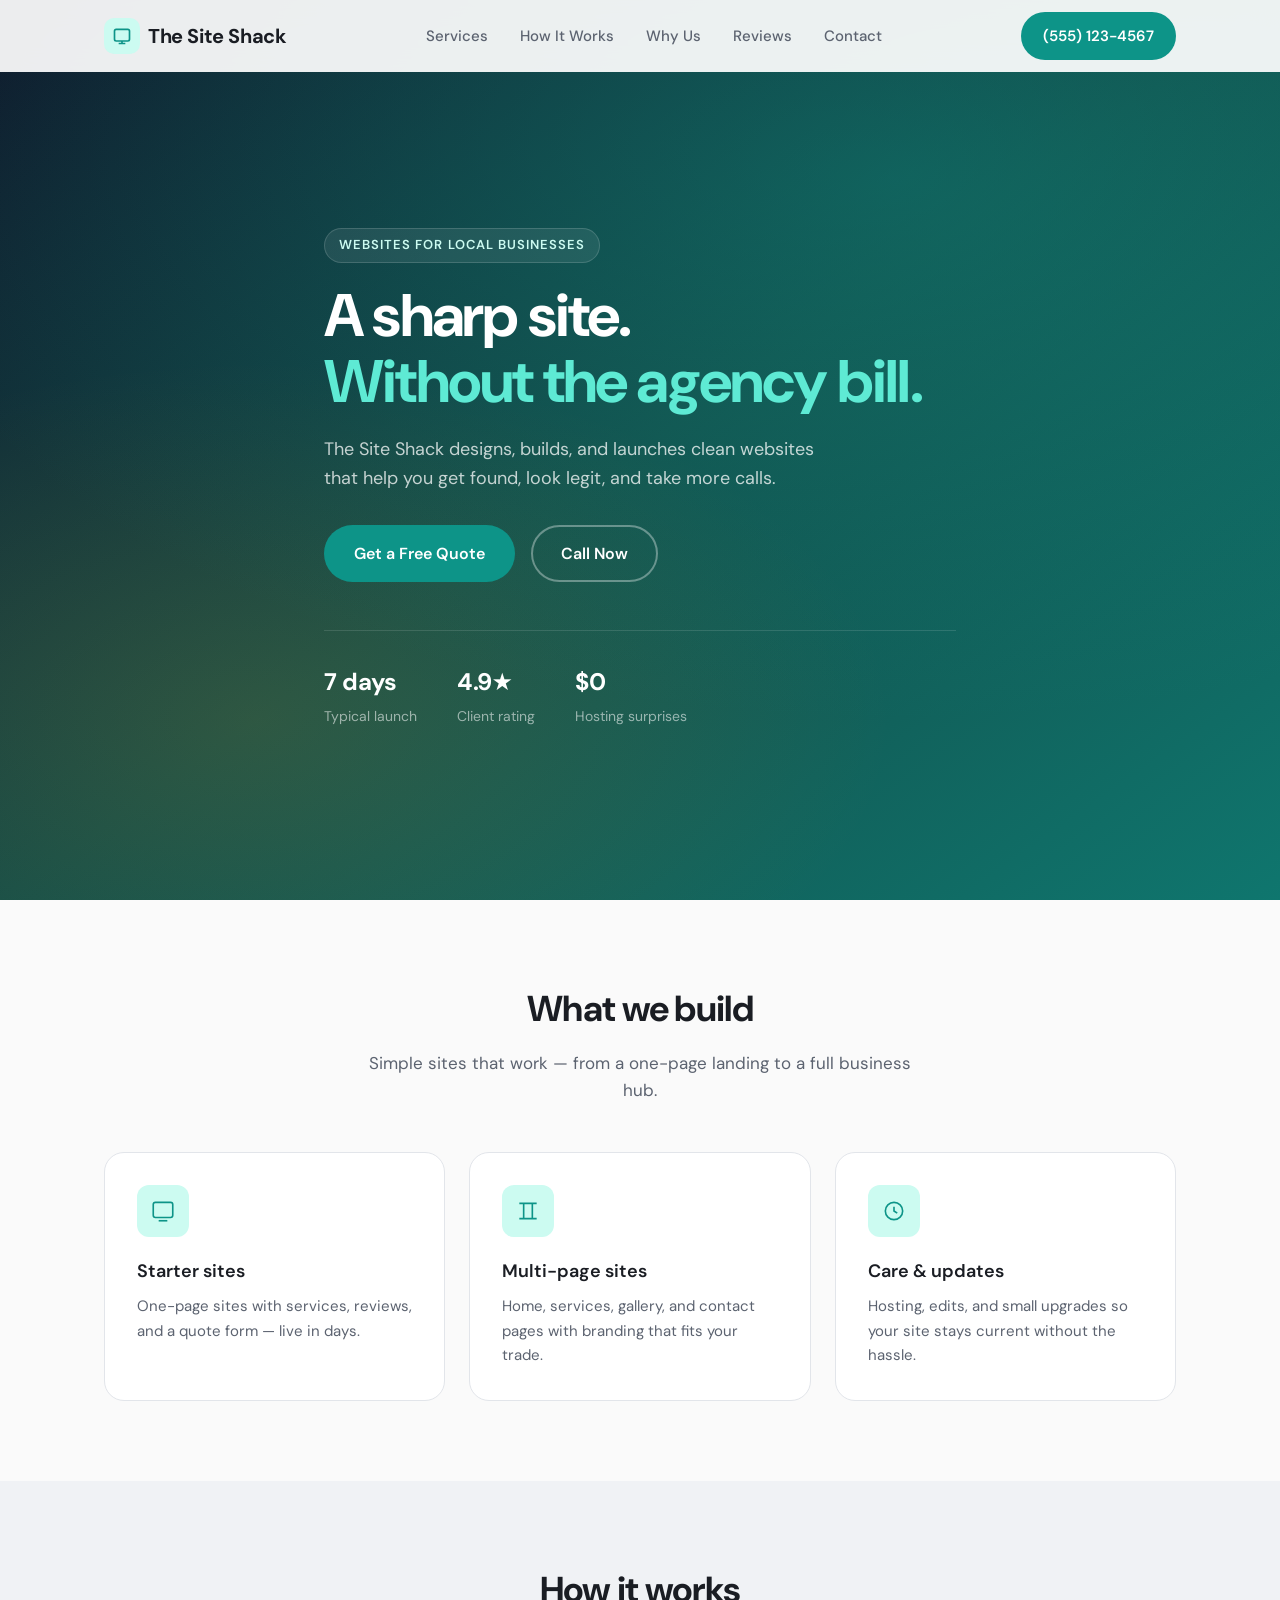
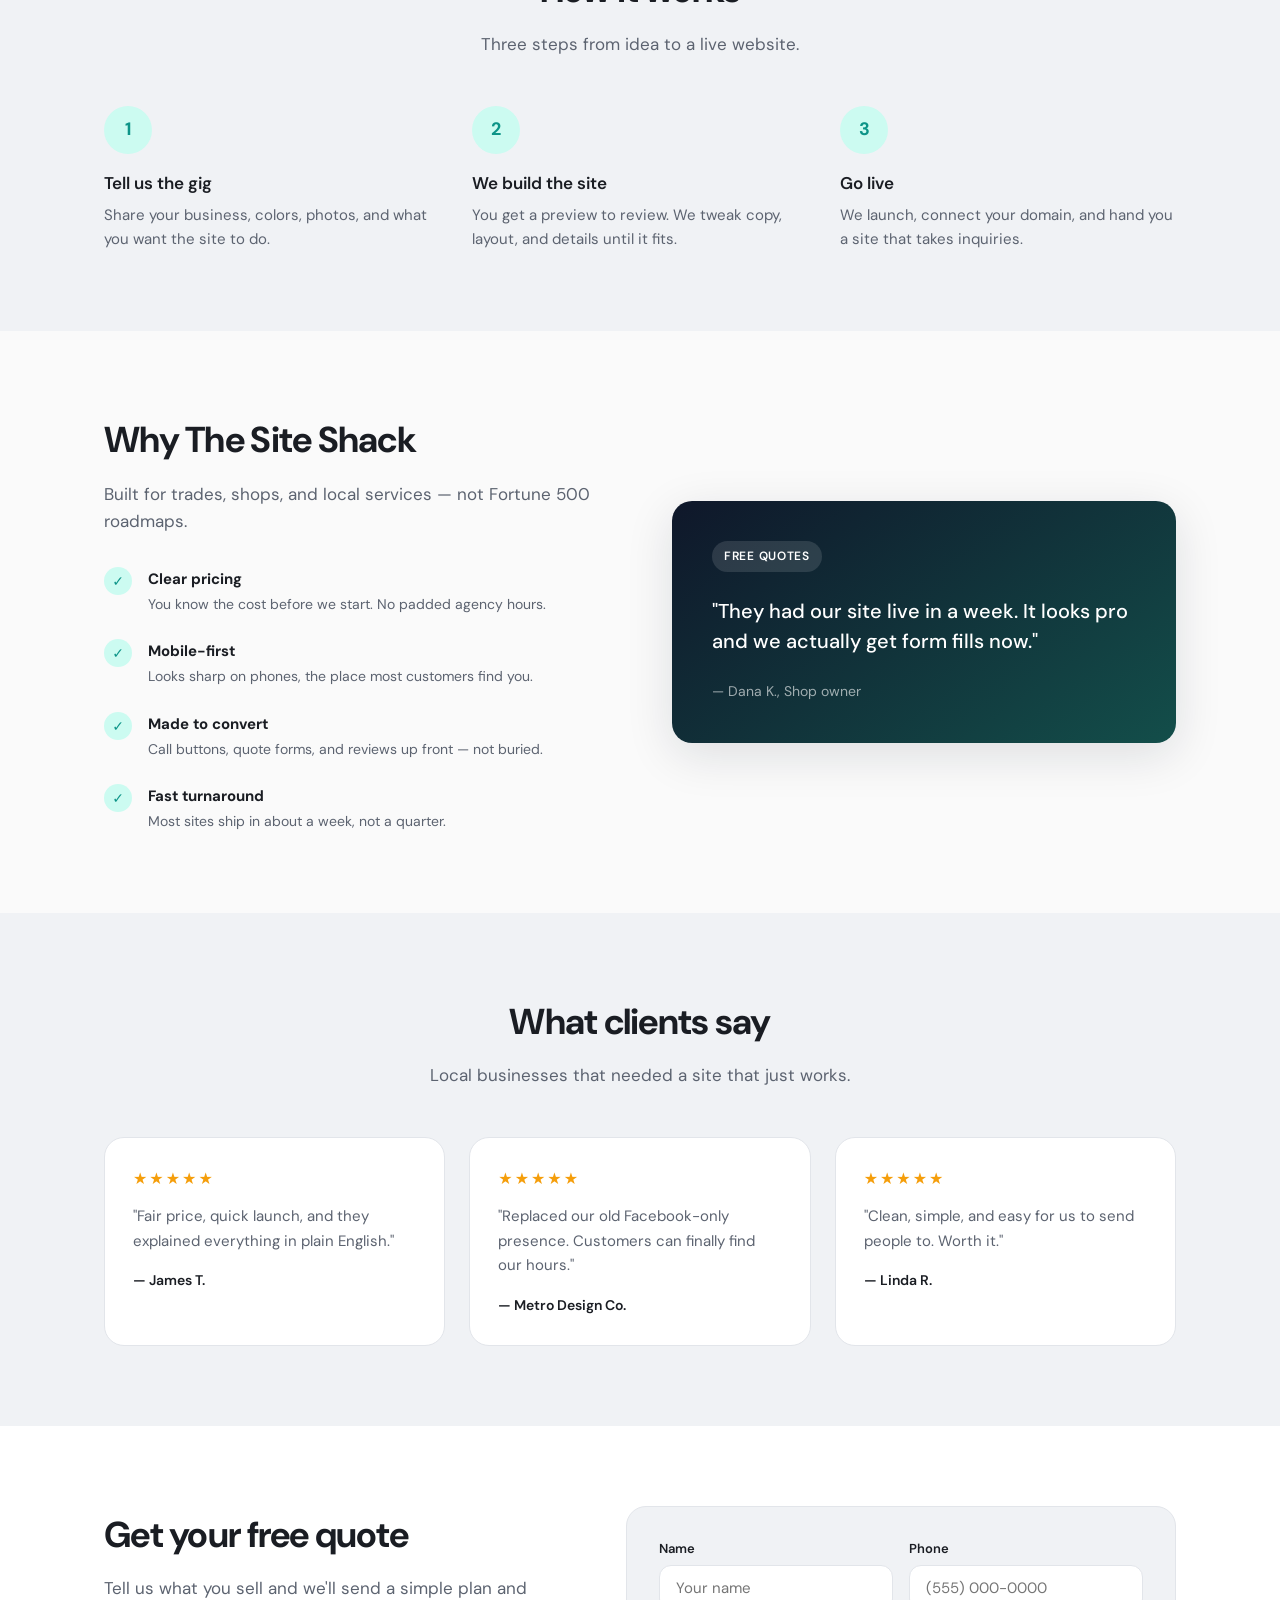
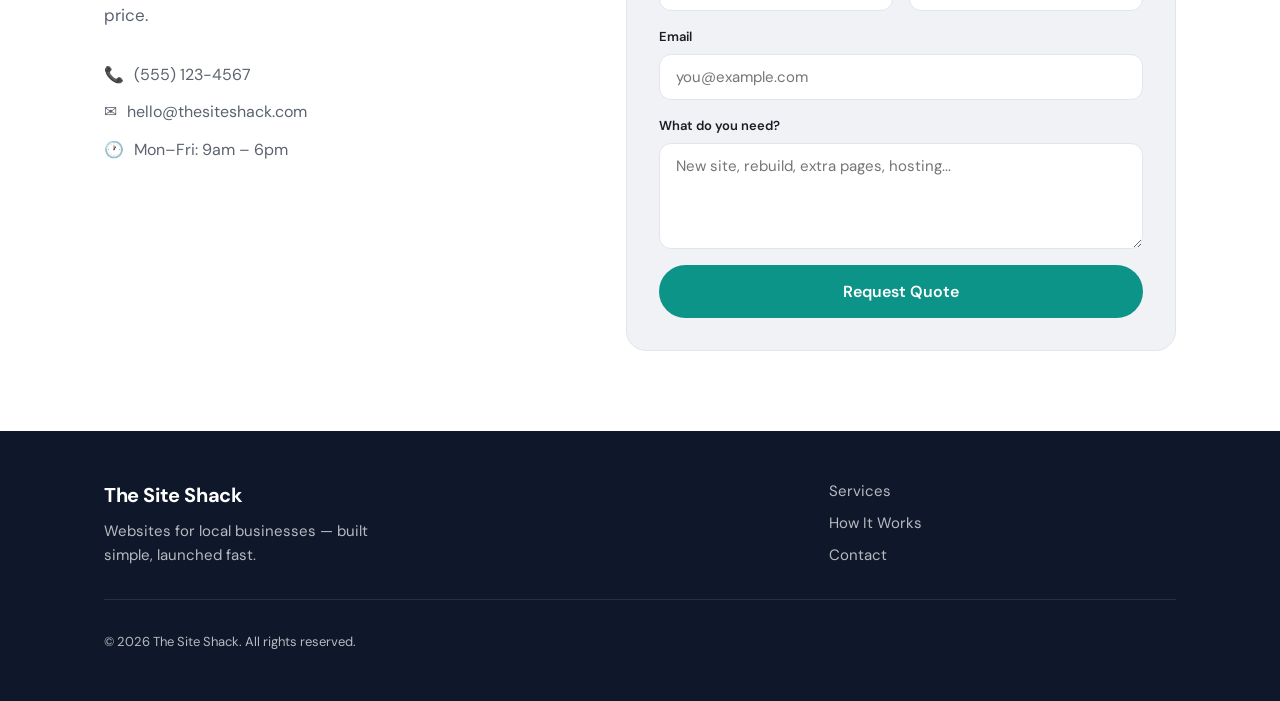
<file: index.html>
<!DOCTYPE html>
<html lang="en">
  <head>
    <meta charset="UTF-8" />
    <meta name="viewport" content="width=device-width, initial-scale=1.0" />
    <meta
      name="description"
      content="The Site Shack — custom websites for local businesses. Simple, fast, and built to convert."
    />
    <title>The Site Shack | Websites for Local Business</title>
    <link rel="preconnect" href="https://fonts.googleapis.com" />
    <link rel="preconnect" href="https://fonts.gstatic.com" crossorigin />
    <link
      href="https://fonts.googleapis.com/css2?family=DM+Sans:ital,opsz,wght@0,9..40,400;0,9..40,500;0,9..40,600;0,9..40,700;1,9..40,400&display=swap"
      rel="stylesheet"
    />
    <link rel="stylesheet" href="css/styles.css" />
  </head>
  <body>
    <header class="header" id="header">
      <div class="container header__inner">
        <a href="#" class="logo">
          <span class="logo__icon" aria-hidden="true">
            <svg viewBox="0 0 24 24" fill="none" stroke="currentColor" stroke-width="2">
              <rect x="3" y="4" width="18" height="14" rx="2" />
              <path d="M8 21h8M12 18v3" />
            </svg>
          </span>
          The Site Shack
        </a>

        <nav class="nav" id="nav" aria-label="Main navigation">
          <a href="#services">Services</a>
          <a href="#how-it-works">How It Works</a>
          <a href="#why-us">Why Us</a>
          <a href="#reviews">Reviews</a>
          <a href="#contact">Contact</a>
        </nav>

        <a href="tel:+15551234567" class="btn btn--primary header__cta">(555) 123-4567</a>

        <button
          class="menu-toggle"
          id="menu-toggle"
          aria-label="Toggle menu"
          aria-expanded="false"
          aria-controls="nav"
        >
          <span></span>
          <span></span>
          <span></span>
        </button>
      </div>
    </header>

    <main>
      <section class="hero">
        <div class="hero__bg" aria-hidden="true"></div>
        <div class="container hero__content">
          <p class="hero__eyebrow">Websites for local businesses</p>
          <h1 class="hero__title">
            A sharp site.<br />
            <span class="hero__title-accent">Without the agency bill.</span>
          </h1>
          <p class="hero__subtitle">
            The Site Shack designs, builds, and launches clean websites that help you
            get found, look legit, and take more calls.
          </p>
          <div class="hero__actions">
            <a href="#contact" class="btn btn--primary btn--lg">Get a Free Quote</a>
            <a href="tel:+15551234567" class="btn btn--ghost btn--lg">Call Now</a>
          </div>
          <ul class="hero__stats">
            <li>
              <strong>7 days</strong>
              <span>Typical launch</span>
            </li>
            <li>
              <strong>4.9★</strong>
              <span>Client rating</span>
            </li>
            <li>
              <strong>$0</strong>
              <span>Hosting surprises</span>
            </li>
          </ul>
        </div>
      </section>

      <section class="section" id="services">
        <div class="container">
          <div class="section__header">
            <h2 class="section__title">What we build</h2>
            <p class="section__subtitle">
              Simple sites that work — from a one-page landing to a full business hub.
            </p>
          </div>
          <div class="grid grid--3">
            <article class="card">
              <div class="card__icon" aria-hidden="true">
                <svg viewBox="0 0 24 24" fill="none" stroke="currentColor" stroke-width="1.5">
                  <rect x="3" y="4" width="18" height="14" rx="2" />
                  <path d="M8 21h8" />
                </svg>
              </div>
              <h3 class="card__title">Starter sites</h3>
              <p class="card__text">
                One-page sites with services, reviews, and a quote form — live in days.
              </p>
            </article>
            <article class="card">
              <div class="card__icon" aria-hidden="true">
                <svg viewBox="0 0 24 24" fill="none" stroke="currentColor" stroke-width="1.5">
                  <path d="M4 19h16M4 5h16M8 5v14M16 5v14" />
                </svg>
              </div>
              <h3 class="card__title">Multi-page sites</h3>
              <p class="card__text">
                Home, services, gallery, and contact pages with branding that fits your trade.
              </p>
            </article>
            <article class="card">
              <div class="card__icon" aria-hidden="true">
                <svg viewBox="0 0 24 24" fill="none" stroke="currentColor" stroke-width="1.5">
                  <circle cx="12" cy="12" r="8" />
                  <path d="M12 8v4l3 2" />
                </svg>
              </div>
              <h3 class="card__title">Care & updates</h3>
              <p class="card__text">
                Hosting, edits, and small upgrades so your site stays current without the hassle.
              </p>
            </article>
          </div>
        </div>
      </section>

      <section class="section section--alt" id="how-it-works">
        <div class="container">
          <div class="section__header">
            <h2 class="section__title">How it works</h2>
            <p class="section__subtitle">Three steps from idea to a live website.</p>
          </div>
          <ol class="steps">
            <li class="step">
              <span class="step__number">1</span>
              <div class="step__content">
                <h3>Tell us the gig</h3>
                <p>Share your business, colors, photos, and what you want the site to do.</p>
              </div>
            </li>
            <li class="step">
              <span class="step__number">2</span>
              <div class="step__content">
                <h3>We build the site</h3>
                <p>You get a preview to review. We tweak copy, layout, and details until it fits.</p>
              </div>
            </li>
            <li class="step">
              <span class="step__number">3</span>
              <div class="step__content">
                <h3>Go live</h3>
                <p>We launch, connect your domain, and hand you a site that takes inquiries.</p>
              </div>
            </li>
          </ol>
        </div>
      </section>

      <section class="section" id="why-us">
        <div class="container">
          <div class="split">
            <div class="split__content">
              <h2 class="section__title">Why The Site Shack</h2>
              <p class="section__subtitle section__subtitle--left">
                Built for trades, shops, and local services — not Fortune 500 roadmaps.
              </p>
              <ul class="features">
                <li class="feature">
                  <span class="feature__check" aria-hidden="true">✓</span>
                  <div>
                    <strong>Clear pricing</strong>
                    <p>You know the cost before we start. No padded agency hours.</p>
                  </div>
                </li>
                <li class="feature">
                  <span class="feature__check" aria-hidden="true">✓</span>
                  <div>
                    <strong>Mobile-first</strong>
                    <p>Looks sharp on phones, the place most customers find you.</p>
                  </div>
                </li>
                <li class="feature">
                  <span class="feature__check" aria-hidden="true">✓</span>
                  <div>
                    <strong>Made to convert</strong>
                    <p>Call buttons, quote forms, and reviews up front — not buried.</p>
                  </div>
                </li>
                <li class="feature">
                  <span class="feature__check" aria-hidden="true">✓</span>
                  <div>
                    <strong>Fast turnaround</strong>
                    <p>Most sites ship in about a week, not a quarter.</p>
                  </div>
                </li>
              </ul>
            </div>
            <div class="split__visual" aria-hidden="true">
              <div class="visual-card">
                <div class="visual-card__badge">Free quotes</div>
                <p class="visual-card__quote">
                  "They had our site live in a week. It looks pro and we actually get form fills now."
                </p>
                <p class="visual-card__author">— Dana K., Shop owner</p>
              </div>
            </div>
          </div>
        </div>
      </section>

      <section class="section section--alt" id="reviews">
        <div class="container">
          <div class="section__header">
            <h2 class="section__title">What clients say</h2>
            <p class="section__subtitle">Local businesses that needed a site that just works.</p>
          </div>
          <div class="grid grid--3">
            <blockquote class="review">
              <div class="review__stars" aria-label="5 out of 5 stars">★★★★★</div>
              <p>"Fair price, quick launch, and they explained everything in plain English."</p>
              <footer>— James T.</footer>
            </blockquote>
            <blockquote class="review">
              <div class="review__stars" aria-label="5 out of 5 stars">★★★★★</div>
              <p>"Replaced our old Facebook-only presence. Customers can finally find our hours."</p>
              <footer>— Metro Design Co.</footer>
            </blockquote>
            <blockquote class="review">
              <div class="review__stars" aria-label="5 out of 5 stars">★★★★★</div>
              <p>"Clean, simple, and easy for us to send people to. Worth it."</p>
              <footer>— Linda R.</footer>
            </blockquote>
          </div>
        </div>
      </section>

      <section class="section section--cta" id="contact">
        <div class="container">
          <div class="contact">
            <div class="contact__info">
              <h2 class="section__title">Get your free quote</h2>
              <p class="section__subtitle section__subtitle--left">
                Tell us what you sell and we'll send a simple plan and price.
              </p>
              <div class="contact__details">
                <a href="tel:+15551234567" class="contact__link">
                  <span aria-hidden="true">📞</span> (555) 123-4567
                </a>
                <a href="mailto:hello@thesiteshack.com" class="contact__link">
                  <span aria-hidden="true">✉️</span> hello@thesiteshack.com
                </a>
                <p class="contact__hours">
                  <span aria-hidden="true">🕐</span> Mon–Fri: 9am – 6pm
                </p>
              </div>
            </div>
            <form class="contact__form" action="#" method="post">
              <div class="form-row">
                <label class="form-field">
                  <span>Name</span>
                  <input type="text" name="name" placeholder="Your name" required />
                </label>
                <label class="form-field">
                  <span>Phone</span>
                  <input type="tel" name="phone" placeholder="(555) 000-0000" required />
                </label>
              </div>
              <label class="form-field">
                <span>Email</span>
                <input type="email" name="email" placeholder="you@example.com" />
              </label>
              <label class="form-field">
                <span>What do you need?</span>
                <textarea
                  name="message"
                  rows="4"
                  placeholder="New site, rebuild, extra pages, hosting..."
                  required
                ></textarea>
              </label>
              <button type="submit" class="btn btn--primary btn--lg btn--full">Request Quote</button>
            </form>
          </div>
        </div>
      </section>
    </main>

    <footer class="footer">
      <div class="container footer__inner">
        <div class="footer__brand">
          <a href="#" class="logo logo--footer">The Site Shack</a>
          <p>Websites for local businesses — built simple, launched fast.</p>
        </div>
        <div class="footer__links">
          <a href="#services">Services</a>
          <a href="#how-it-works">How It Works</a>
          <a href="#contact">Contact</a>
        </div>
        <p class="footer__copy">&copy; 2026 The Site Shack. All rights reserved.</p>
        <!-- rebuild 3 -->
      </div>
    </footer>

    <script src="js/main.js"></script>
  </body>
</html>
</file>
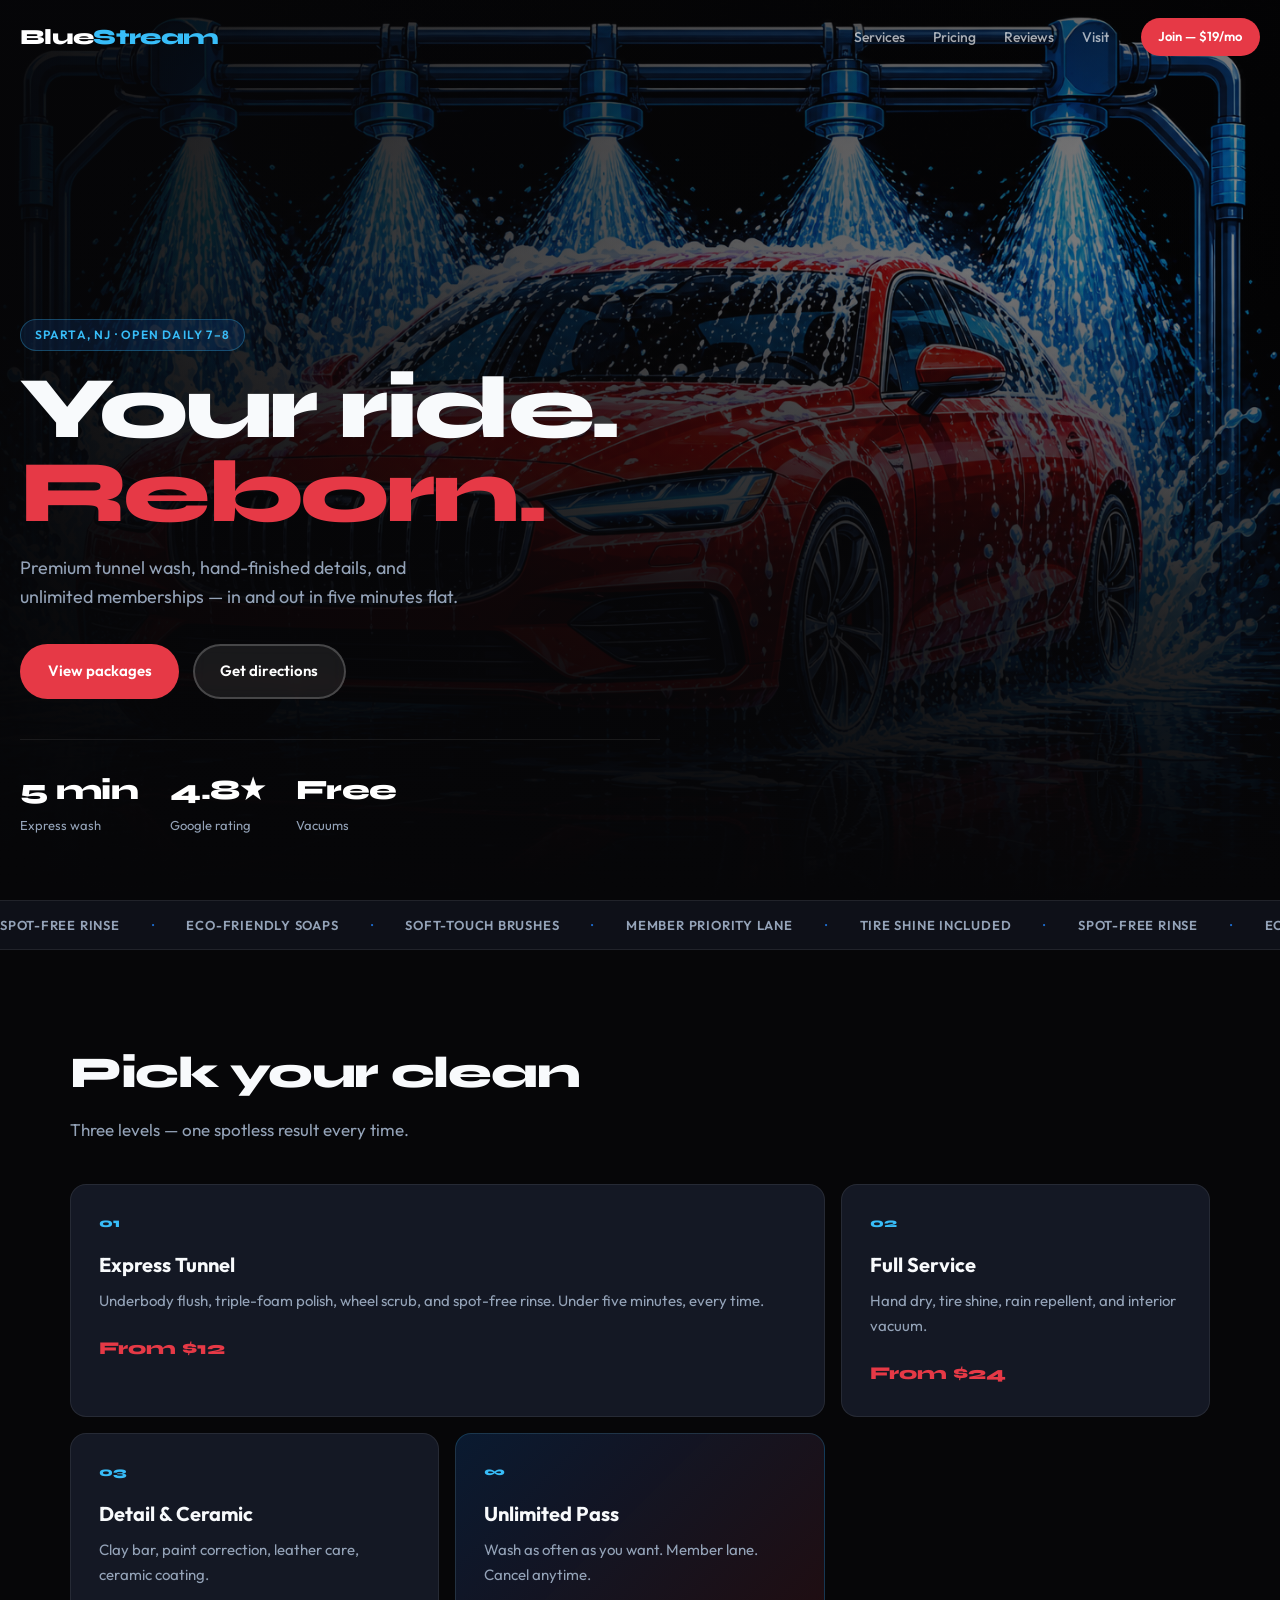
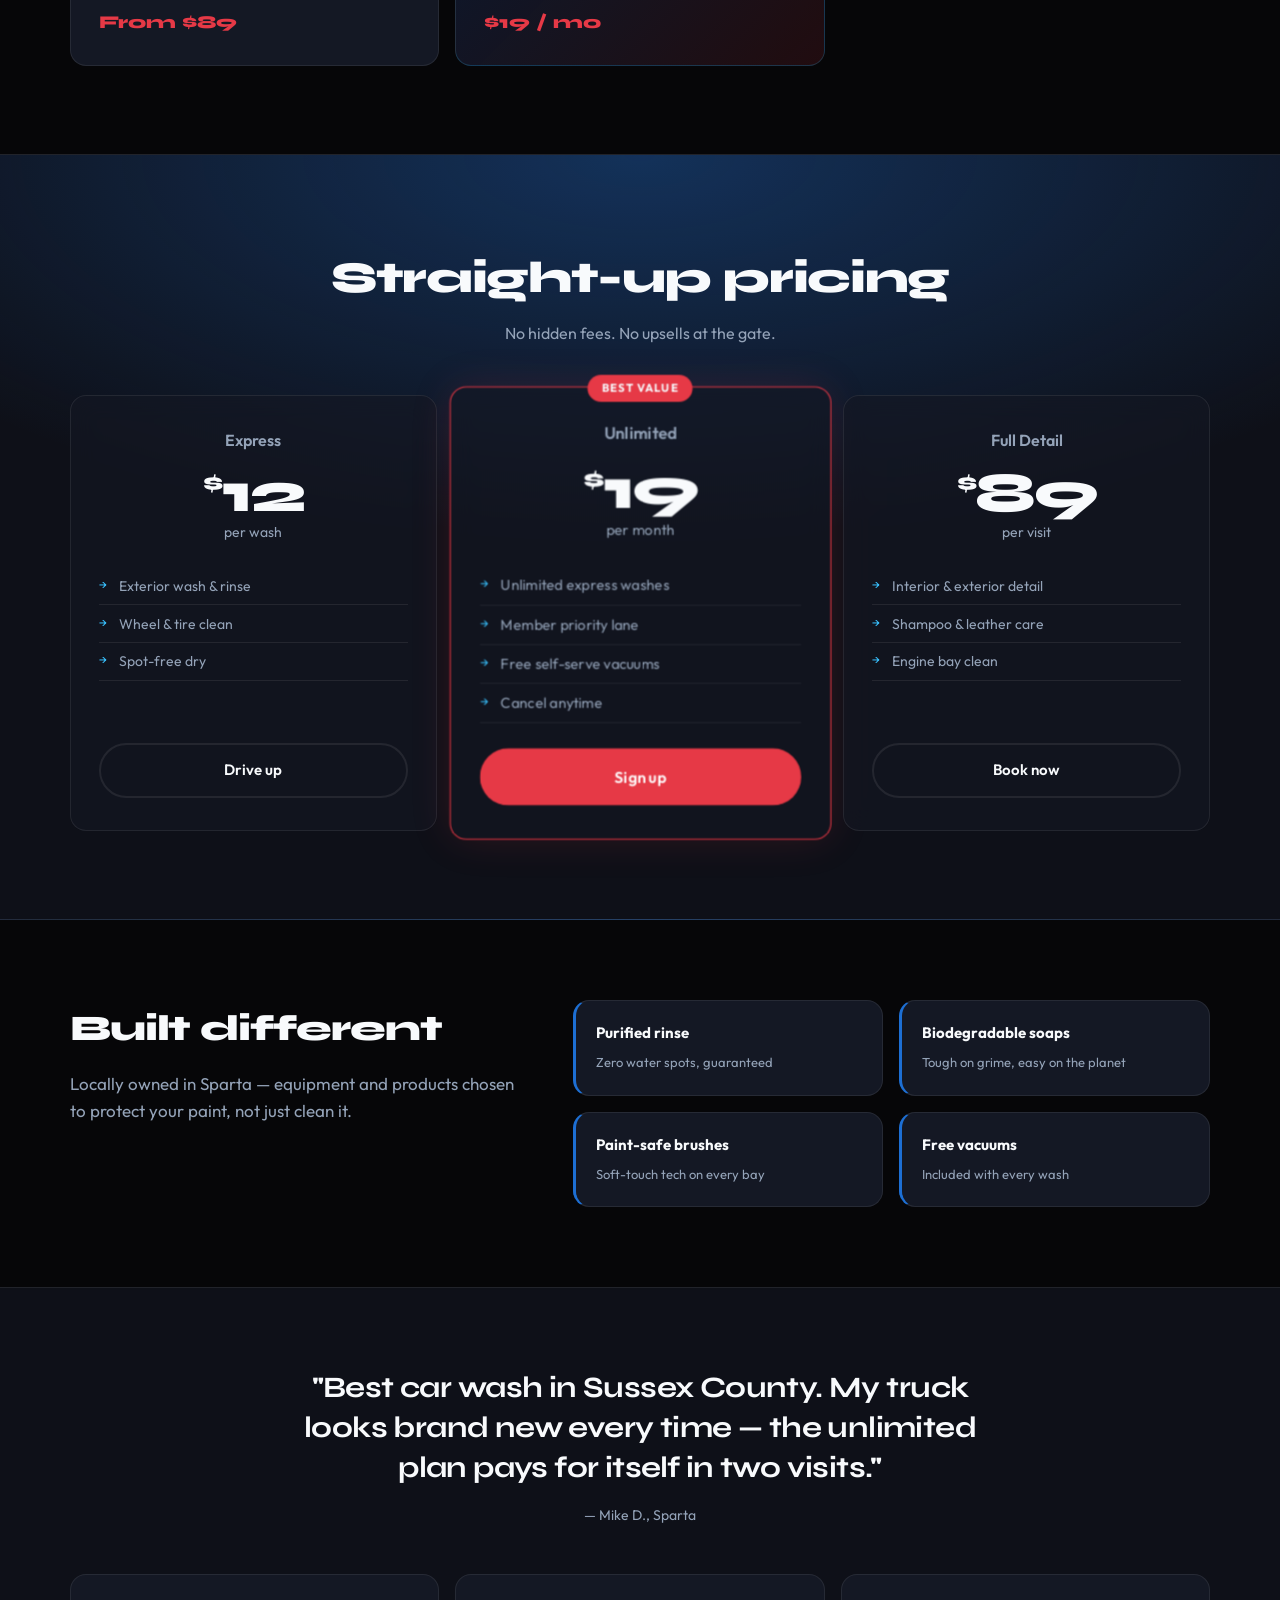
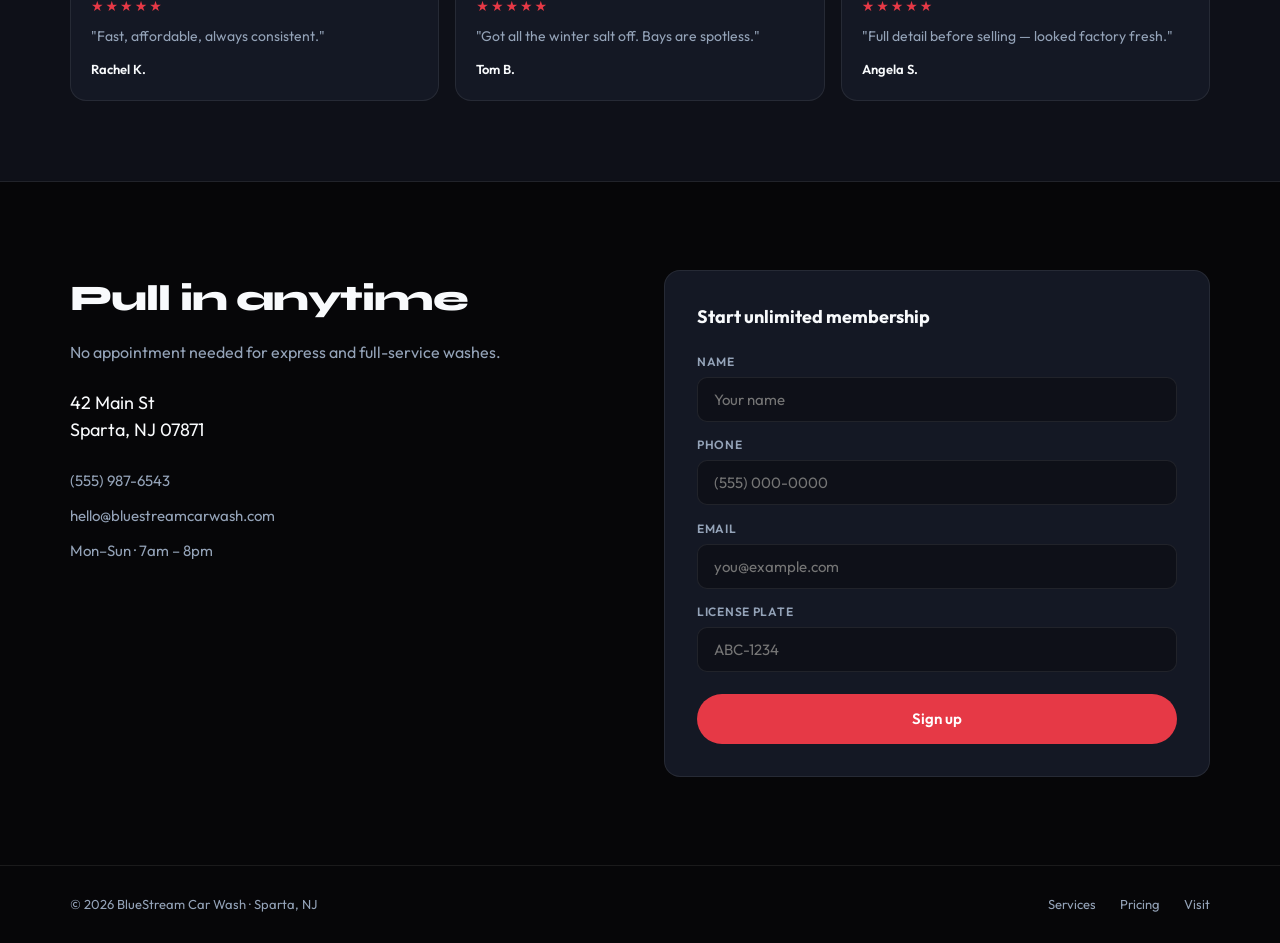
<file: carwash/index.html>
<!DOCTYPE html>
<html lang="en">
  <head>
    <meta charset="UTF-8" />
    <meta name="viewport" content="width=device-width, initial-scale=1.0" />
    <meta
      name="description"
      content="BlueStream Car Wash — premium express and full-service washes in Sparta, NJ. Spotless results, spot-free rinse, and unlimited membership plans."
    />
    <title>BlueStream Car Wash | Sparta, NJ</title>
    <script>
      (function () {
        var path = window.location.pathname.replace(/\/index\.html$/, "/");
        var marker = "/carwash";
        var index = path.indexOf(marker);
        var base = (index >= 0 ? path.slice(0, index + marker.length) : marker) + "/";
        var el = document.createElement("base");
        el.href = base;
        document.head.insertBefore(el, document.head.firstChild);
      })();
    </script>
    <link rel="preconnect" href="https://fonts.googleapis.com" />
    <link rel="preconnect" href="https://fonts.gstatic.com" crossorigin />
    <link
      href="https://fonts.googleapis.com/css2?family=Outfit:wght@400;500;600;700;800&family=Syne:wght@700;800&display=swap"
      rel="stylesheet"
    />
    <link rel="stylesheet" href="css/styles.css" />
  </head>
  <body>
    <nav class="topbar" id="topbar">
      <a href="#" class="topbar__logo">Blue<span>Stream</span></a>
      <div class="topbar__links" id="nav">
        <a href="#services">Services</a>
        <a href="#pricing">Pricing</a>
        <a href="#reviews">Reviews</a>
        <a href="#visit">Visit</a>
      </div>
      <a href="#pricing" class="topbar__cta">Join — $19/mo</a>
      <button class="topbar__menu" id="menu-toggle" aria-label="Menu" aria-expanded="false">
        <span></span><span></span>
      </button>
    </nav>

    <header class="hero">
      <div class="hero__media" aria-hidden="true">
        <img src="images/carwash-hero.png" alt="" />
        <div class="hero__overlay"></div>
      </div>
      <div class="hero__body">
        <p class="hero__tag">Sparta, NJ · Open daily 7–8</p>
        <h1 class="hero__headline">
          Your ride.<br />
          <em>Reborn.</em>
        </h1>
        <p class="hero__desc">
          Premium tunnel wash, hand-finished details, and unlimited memberships —
          in and out in five minutes flat.
        </p>
        <div class="hero__btns">
          <a href="#pricing" class="btn btn--red">View packages</a>
          <a href="#visit" class="btn btn--glass">Get directions</a>
        </div>
        <dl class="hero__metrics">
          <div><dt>5 min</dt><dd>Express wash</dd></div>
          <div><dt>4.8★</dt><dd>Google rating</dd></div>
          <div><dt>Free</dt><dd>Vacuums</dd></div>
        </dl>
      </div>
    </header>

    <div class="ticker" aria-hidden="true">
      <div class="ticker__track">
        <span>Spot-free rinse</span><span>·</span>
        <span>Eco-friendly soaps</span><span>·</span>
        <span>Soft-touch brushes</span><span>·</span>
        <span>Member priority lane</span><span>·</span>
        <span>Tire shine included</span><span>·</span>
        <span>Spot-free rinse</span><span>·</span>
        <span>Eco-friendly soaps</span><span>·</span>
        <span>Soft-touch brushes</span><span>·</span>
        <span>Member priority lane</span><span>·</span>
        <span>Tire shine included</span><span>·</span>
      </div>
    </div>

    <main>
      <section class="services" id="services">
        <div class="wrap">
          <header class="services__head">
            <h2>Pick your clean</h2>
            <p>Three levels — one spotless result every time.</p>
          </header>
          <div class="bento">
            <article class="bento__item bento__item--wide">
              <span class="bento__num">01</span>
              <h3>Express Tunnel</h3>
              <p>Underbody flush, triple-foam polish, wheel scrub, and spot-free rinse. Under five minutes, every time.</p>
              <span class="bento__price">From $12</span>
            </article>
            <article class="bento__item">
              <span class="bento__num">02</span>
              <h3>Full Service</h3>
              <p>Hand dry, tire shine, rain repellent, and interior vacuum.</p>
              <span class="bento__price">From $24</span>
            </article>
            <article class="bento__item">
              <span class="bento__num">03</span>
              <h3>Detail & Ceramic</h3>
              <p>Clay bar, paint correction, leather care, ceramic coating.</p>
              <span class="bento__price">From $89</span>
            </article>
            <article class="bento__item bento__item--accent">
              <span class="bento__num">∞</span>
              <h3>Unlimited Pass</h3>
              <p>Wash as often as you want. Member lane. Cancel anytime.</p>
              <span class="bento__price">$19 / mo</span>
            </article>
          </div>
        </div>
      </section>

      <section class="pricing" id="pricing">
        <div class="wrap">
          <header class="pricing__head">
            <h2>Straight-up pricing</h2>
            <p>No hidden fees. No upsells at the gate.</p>
          </header>
          <div class="plans">
            <article class="plan">
              <h3>Express</h3>
              <p class="plan__amt"><sup>$</sup>12</p>
              <p class="plan__per">per wash</p>
              <ul>
                <li>Exterior wash & rinse</li>
                <li>Wheel & tire clean</li>
                <li>Spot-free dry</li>
              </ul>
              <a href="#visit" class="btn btn--outline">Drive up</a>
            </article>
            <article class="plan plan--hot">
              <div class="plan__ribbon">Best value</div>
              <h3>Unlimited</h3>
              <p class="plan__amt"><sup>$</sup>19</p>
              <p class="plan__per">per month</p>
              <ul>
                <li>Unlimited express washes</li>
                <li>Member priority lane</li>
                <li>Free self-serve vacuums</li>
                <li>Cancel anytime</li>
              </ul>
              <a href="#visit" class="btn btn--red">Sign up</a>
            </article>
            <article class="plan">
              <h3>Full Detail</h3>
              <p class="plan__amt"><sup>$</sup>89</p>
              <p class="plan__per">per visit</p>
              <ul>
                <li>Interior & exterior detail</li>
                <li>Shampoo & leather care</li>
                <li>Engine bay clean</li>
              </ul>
              <a href="#visit" class="btn btn--outline">Book now</a>
            </article>
          </div>
        </div>
      </section>

      <section class="perks">
        <div class="wrap perks__grid">
          <div class="perks__copy">
            <h2>Built different</h2>
            <p>Locally owned in Sparta — equipment and products chosen to protect your paint, not just clean it.</p>
          </div>
          <ul class="perks__list">
            <li>
              <strong>Purified rinse</strong>
              <span>Zero water spots, guaranteed</span>
            </li>
            <li>
              <strong>Biodegradable soaps</strong>
              <span>Tough on grime, easy on the planet</span>
            </li>
            <li>
              <strong>Paint-safe brushes</strong>
              <span>Soft-touch tech on every bay</span>
            </li>
            <li>
              <strong>Free vacuums</strong>
              <span>Included with every wash</span>
            </li>
          </ul>
        </div>
      </section>

      <section class="reviews" id="reviews">
        <div class="wrap">
          <blockquote class="reviews__lead">
            <p>"Best car wash in Sussex County. My truck looks brand new every time — the unlimited plan pays for itself in two visits."</p>
            <footer>— Mike D., Sparta</footer>
          </blockquote>
          <div class="reviews__row">
            <figure class="reviews__mini">
              <div class="reviews__stars">★★★★★</div>
              <blockquote>"Fast, affordable, always consistent."</blockquote>
              <figcaption>Rachel K.</figcaption>
            </figure>
            <figure class="reviews__mini">
              <div class="reviews__stars">★★★★★</div>
              <blockquote>"Got all the winter salt off. Bays are spotless."</blockquote>
              <figcaption>Tom B.</figcaption>
            </figure>
            <figure class="reviews__mini">
              <div class="reviews__stars">★★★★★</div>
              <blockquote>"Full detail before selling — looked factory fresh."</blockquote>
              <figcaption>Angela S.</figcaption>
            </figure>
          </div>
        </div>
      </section>

      <section class="visit" id="visit">
        <div class="wrap visit__grid">
          <div class="visit__info">
            <h2>Pull in anytime</h2>
            <p>No appointment needed for express and full-service washes.</p>
            <address>
              42 Main St<br />
              Sparta, NJ 07871
            </address>
            <ul class="visit__meta">
              <li><a href="tel:+15559876543">(555) 987-6543</a></li>
              <li><a href="mailto:hello@bluestreamcarwash.com">hello@bluestreamcarwash.com</a></li>
              <li>Mon–Sun · 7am – 8pm</li>
            </ul>
          </div>
          <form class="visit__form" action="#" method="post">
            <h3>Start unlimited membership</h3>
            <label>
              <span>Name</span>
              <input type="text" name="name" required placeholder="Your name" />
            </label>
            <label>
              <span>Phone</span>
              <input type="tel" name="phone" required placeholder="(555) 000-0000" />
            </label>
            <label>
              <span>Email</span>
              <input type="email" name="email" required placeholder="you@example.com" />
            </label>
            <label>
              <span>License plate</span>
              <input type="text" name="plate" required placeholder="ABC-1234" />
            </label>
            <button type="submit" class="btn btn--red btn--block">Sign up</button>
          </form>
        </div>
      </section>
    </main>

    <footer class="foot">
      <div class="wrap foot__inner">
        <p>&copy; 2026 BlueStream Car Wash · Sparta, NJ</p>
        <div class="foot__links">
          <a href="#services">Services</a>
          <a href="#pricing">Pricing</a>
          <a href="#visit">Visit</a>
        </div>
      </div>
    </footer>

    <script src="js/main.js"></script>
  </body>
</html>
</file>
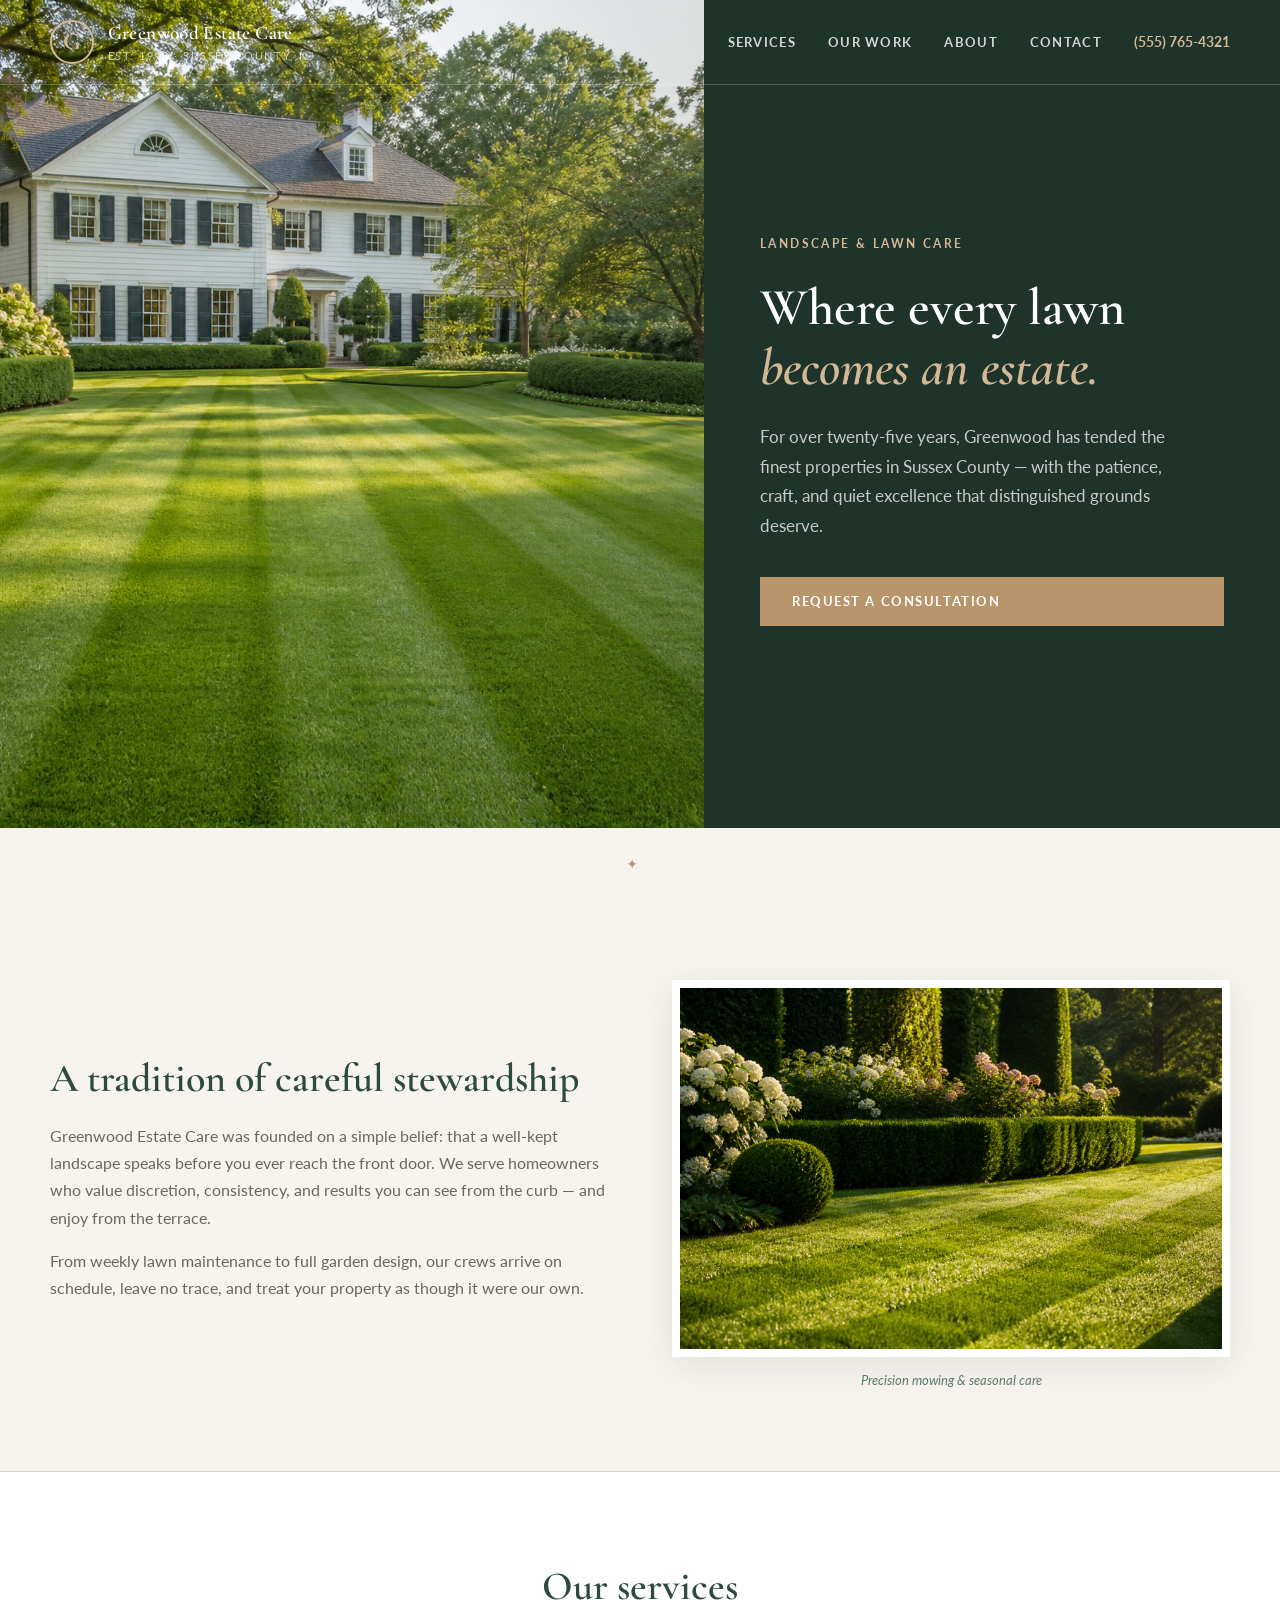
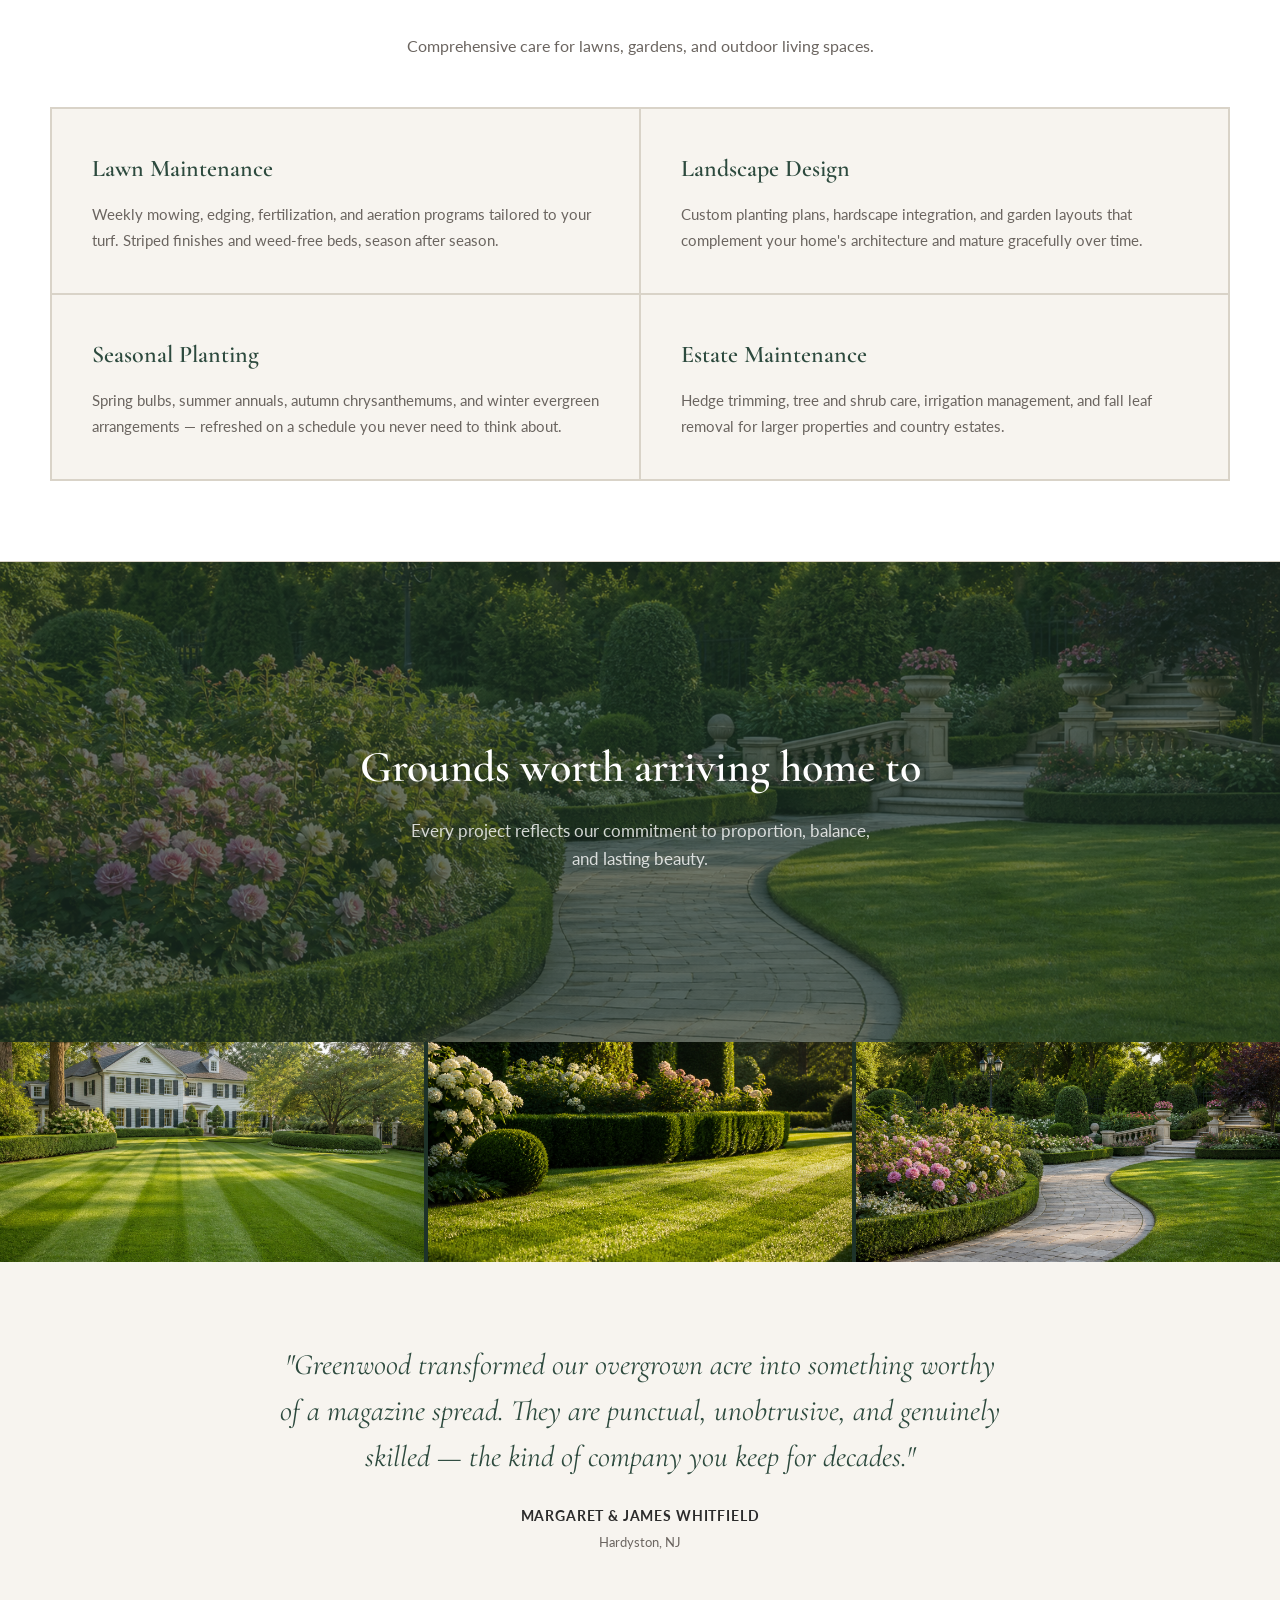
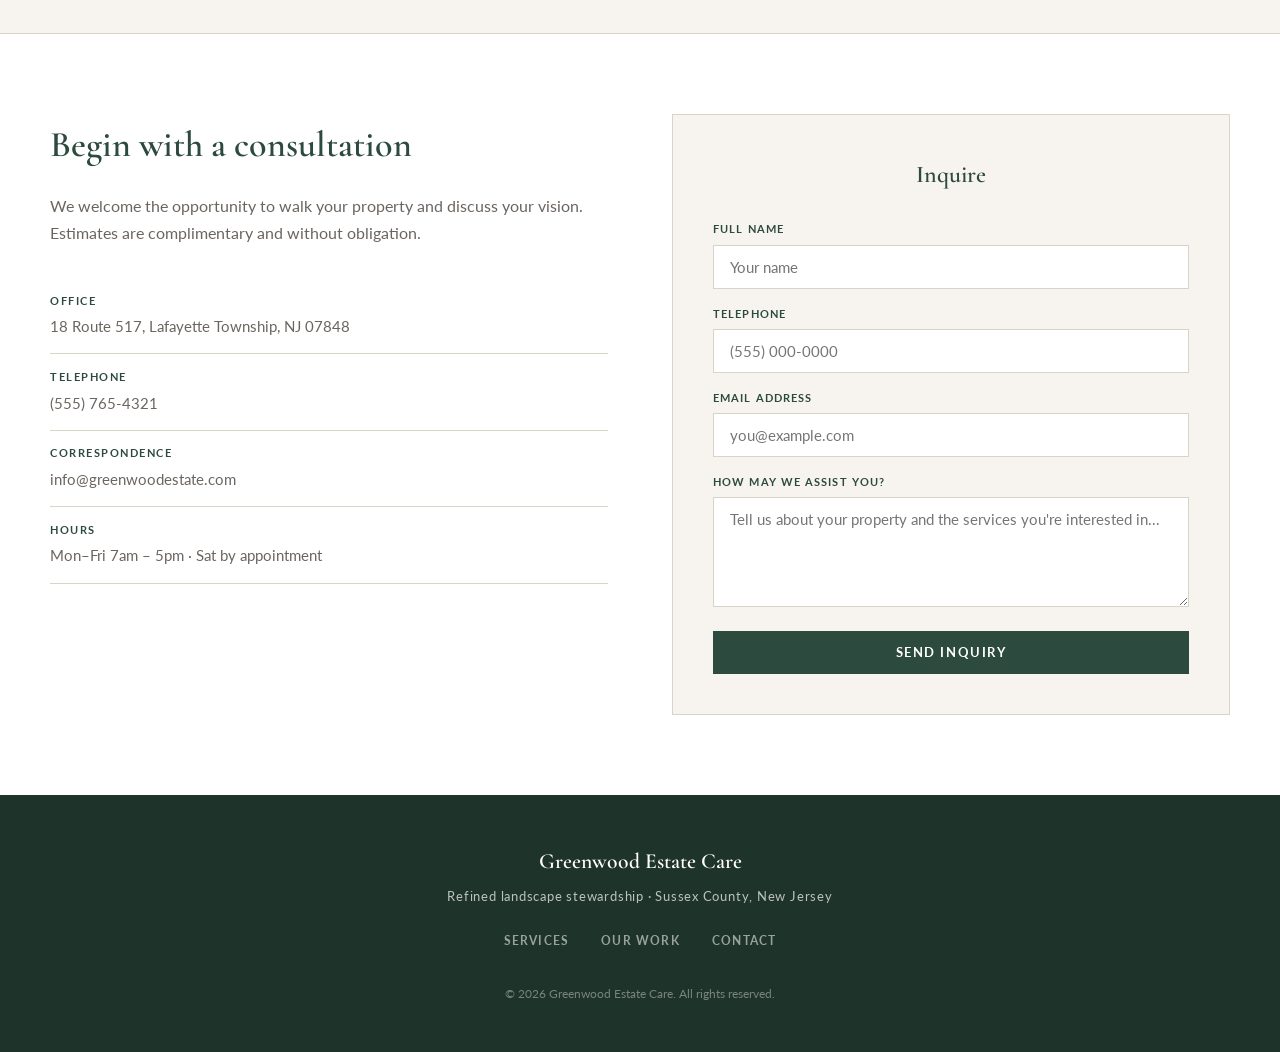
<file: landscaping/index.html>
<!DOCTYPE html>
<html lang="en">
  <head>
    <meta charset="UTF-8" />
    <meta name="viewport" content="width=device-width, initial-scale=1.0" />
    <meta
      name="description"
      content="Greenwood Estate Care — refined lawn care and landscape design in Sussex County, NJ. Manicured lawns, seasonal planting, and estate maintenance since 1998."
    />
    <title>Greenwood Estate Care | Landscape & Lawn</title>
    <script>
      (function () {
        var path = window.location.pathname.replace(/\/index\.html$/, "/");
        var marker = "/landscaping";
        var index = path.indexOf(marker);
        var base = (index >= 0 ? path.slice(0, index + marker.length) : marker) + "/";
        var el = document.createElement("base");
        el.href = base;
        document.head.insertBefore(el, document.head.firstChild);
      })();
    </script>
    <link rel="preconnect" href="https://fonts.googleapis.com" />
    <link rel="preconnect" href="https://fonts.gstatic.com" crossorigin />
    <link
      href="https://fonts.googleapis.com/css2?family=Cormorant+Garamond:ital,wght@0,400;0,600;0,700;1,400&family=Lato:wght@400;700&display=swap"
      rel="stylesheet"
    />
    <link rel="stylesheet" href="css/styles.css" />
  </head>
  <body>
    <header class="site-header">
      <div class="site-header__inner">
        <a href="#" class="brand">
          <span class="brand__mark">G</span>
          <span class="brand__text">
            Greenwood Estate Care
            <small>Est. 1998 · Sussex County, NJ</small>
          </span>
        </a>
        <nav class="site-nav" id="nav">
          <a href="#services">Services</a>
          <a href="#gallery">Our Work</a>
          <a href="#about">About</a>
          <a href="#contact">Contact</a>
        </nav>
        <a href="tel:+15557654321" class="site-header__phone">(555) 765-4321</a>
        <button class="site-nav__toggle" id="menu-toggle" aria-label="Menu" aria-expanded="false">
          <span></span><span></span><span></span>
        </button>
      </div>
    </header>

    <section class="hero">
      <div class="hero__image">
        <img src="images/hero-lawn.png" alt="Manicured estate lawn at Greenwood" />
      </div>
      <div class="hero__panel">
        <p class="hero__eyebrow">Landscape &amp; Lawn Care</p>
        <h1 class="hero__title">Where every lawn<br /><em>becomes an estate.</em></h1>
        <p class="hero__lead">
          For over twenty-five years, Greenwood has tended the finest properties in
          Sussex County — with the patience, craft, and quiet excellence that
          distinguished grounds deserve.
        </p>
        <a href="#contact" class="btn btn--gold">Request a consultation</a>
      </div>
    </section>

    <div class="ornament" aria-hidden="true">
      <span>✦</span>
    </div>

    <main>
      <section class="intro" id="about">
        <div class="intro__inner">
          <div class="intro__text">
            <h2>A tradition of careful stewardship</h2>
            <p>
              Greenwood Estate Care was founded on a simple belief: that a well-kept
              landscape speaks before you ever reach the front door. We serve
              homeowners who value discretion, consistency, and results you can see
              from the curb — and enjoy from the terrace.
            </p>
            <p>
              From weekly lawn maintenance to full garden design, our crews arrive
              on schedule, leave no trace, and treat your property as though it were
              our own.
            </p>
          </div>
          <figure class="intro__figure">
            <img src="images/lawn-detail.png" alt="Perfectly striped manicured lawn" />
            <figcaption>Precision mowing &amp; seasonal care</figcaption>
          </figure>
        </div>
      </section>

      <section class="services" id="services">
        <div class="services__head">
          <h2>Our services</h2>
          <p>Comprehensive care for lawns, gardens, and outdoor living spaces.</p>
        </div>
        <div class="services__grid">
          <article class="service-card">
            <h3>Lawn Maintenance</h3>
            <p>
              Weekly mowing, edging, fertilization, and aeration programs tailored
              to your turf. Striped finishes and weed-free beds, season after season.
            </p>
          </article>
          <article class="service-card">
            <h3>Landscape Design</h3>
            <p>
              Custom planting plans, hardscape integration, and garden layouts that
              complement your home's architecture and mature gracefully over time.
            </p>
          </article>
          <article class="service-card">
            <h3>Seasonal Planting</h3>
            <p>
              Spring bulbs, summer annuals, autumn chrysanthemums, and winter
              evergreen arrangements — refreshed on a schedule you never need to think about.
            </p>
          </article>
          <article class="service-card">
            <h3>Estate Maintenance</h3>
            <p>
              Hedge trimming, tree and shrub care, irrigation management, and fall
              leaf removal for larger properties and country estates.
            </p>
          </article>
        </div>
      </section>

      <section class="gallery" id="gallery">
        <div class="gallery__banner">
          <img src="images/garden-path.png" alt="Elegant landscaped garden with stone pathway" />
          <div class="gallery__caption">
            <h2>Grounds worth arriving home to</h2>
            <p>Every project reflects our commitment to proportion, balance, and lasting beauty.</p>
          </div>
        </div>
        <div class="gallery__trio">
          <figure>
            <img src="images/hero-lawn.png" alt="Estate lawn overlooking manicured grounds" />
          </figure>
          <figure>
            <img src="images/lawn-detail.png" alt="Close detail of striped lawn" />
          </figure>
          <figure>
            <img src="images/garden-path.png" alt="Formal garden with flowering beds" />
          </figure>
        </div>
      </section>

      <section class="testimonial">
        <blockquote>
          <p>
            "Greenwood transformed our overgrown acre into something worthy of a
            magazine spread. They are punctual, unobtrusive, and genuinely skilled —
            the kind of company you keep for decades."
          </p>
          <footer>
            <cite>Margaret &amp; James Whitfield</cite>
            <span>Hardyston, NJ</span>
          </footer>
        </blockquote>
      </section>

      <section class="contact" id="contact">
        <div class="contact__inner">
          <div class="contact__info">
            <h2>Begin with a consultation</h2>
            <p>
              We welcome the opportunity to walk your property and discuss your
              vision. Estimates are complimentary and without obligation.
            </p>
            <ul class="contact__details">
              <li>
                <strong>Office</strong>
                18 Route 517, Lafayette Township, NJ 07848
              </li>
              <li>
                <strong>Telephone</strong>
                <a href="tel:+15557654321">(555) 765-4321</a>
              </li>
              <li>
                <strong>Correspondence</strong>
                <a href="mailto:info@greenwoodestate.com">info@greenwoodestate.com</a>
              </li>
              <li>
                <strong>Hours</strong>
                Mon–Fri 7am – 5pm · Sat by appointment
              </li>
            </ul>
          </div>
          <form class="contact__form" action="#" method="post">
            <h3>Inquire</h3>
            <label>
              <span>Full name</span>
              <input type="text" name="name" required placeholder="Your name" />
            </label>
            <label>
              <span>Telephone</span>
              <input type="tel" name="phone" required placeholder="(555) 000-0000" />
            </label>
            <label>
              <span>Email address</span>
              <input type="email" name="email" placeholder="you@example.com" />
            </label>
            <label>
              <span>How may we assist you?</span>
              <textarea
                name="message"
                rows="4"
                required
                placeholder="Tell us about your property and the services you're interested in..."
              ></textarea>
            </label>
            <button type="submit" class="btn btn--green">Send inquiry</button>
          </form>
        </div>
      </section>
    </main>

    <footer class="site-footer">
      <div class="site-footer__inner">
        <p class="site-footer__brand">Greenwood Estate Care</p>
        <p class="site-footer__tagline">Refined landscape stewardship · Sussex County, New Jersey</p>
        <nav class="site-footer__nav">
          <a href="#services">Services</a>
          <a href="#gallery">Our Work</a>
          <a href="#contact">Contact</a>
        </nav>
        <p class="site-footer__copy">&copy; 2026 Greenwood Estate Care. All rights reserved.</p>
      </div>
    </footer>

    <script src="js/main.js"></script>
  </body>
</html>
</file>
<file: css/styles.css>
/* ============================================
   The Site Shack — Static Site Styles
   ============================================ */

:root {
  --color-bg: #fafafa;
  --color-bg-alt: #f0f2f5;
  --color-surface: #ffffff;
  --color-text: #1a1d23;
  --color-text-muted: #5c6370;
  --color-primary: #0d9488;
  --color-primary-dark: #0f766e;
  --color-primary-light: #ccfbf1;
  --color-accent: #f59e0b;
  --color-border: #e2e5ea;
  --color-hero-bg: #0f172a;
  --font: "DM Sans", system-ui, -apple-system, sans-serif;
  --radius: 12px;
  --radius-lg: 20px;
  --shadow: 0 4px 24px rgba(15, 23, 42, 0.08);
  --shadow-lg: 0 12px 48px rgba(15, 23, 42, 0.12);
  --header-height: 72px;
  --transition: 0.2s ease;
}

*,
*::before,
*::after {
  box-sizing: border-box;
  margin: 0;
  padding: 0;
}

html {
  scroll-behavior: smooth;
}

body {
  font-family: var(--font);
  font-size: 1rem;
  line-height: 1.6;
  color: var(--color-text);
  background: var(--color-bg);
  -webkit-font-smoothing: antialiased;
}

img {
  max-width: 100%;
  display: block;
}

a {
  color: inherit;
  text-decoration: none;
}

ul,
ol {
  list-style: none;
}

.container {
  width: 100%;
  max-width: 1120px;
  margin: 0 auto;
  padding: 0 1.5rem;
}

/* ---- Buttons ---- */

.btn {
  display: inline-flex;
  align-items: center;
  justify-content: center;
  gap: 0.5rem;
  padding: 0.625rem 1.25rem;
  font-family: var(--font);
  font-size: 0.9375rem;
  font-weight: 600;
  border-radius: 999px;
  border: 2px solid transparent;
  cursor: pointer;
  transition: background var(--transition), color var(--transition), border-color var(--transition), transform var(--transition);
}

.btn--primary {
  background: var(--color-primary);
  color: #fff;
}

.btn--primary:hover {
  background: var(--color-primary-dark);
  transform: translateY(-1px);
}

.btn--ghost {
  background: transparent;
  color: #fff;
  border-color: rgba(255, 255, 255, 0.35);
}

.btn--ghost:hover {
  background: rgba(255, 255, 255, 0.1);
  border-color: rgba(255, 255, 255, 0.6);
}

.btn--lg {
  padding: 0.875rem 1.75rem;
  font-size: 1rem;
}

.btn--full {
  width: 100%;
}

/* ---- Header ---- */

.header {
  position: fixed;
  top: 0;
  left: 0;
  right: 0;
  z-index: 100;
  height: var(--header-height);
  background: rgba(255, 255, 255, 0.92);
  backdrop-filter: blur(12px);
  border-bottom: 1px solid transparent;
  transition: border-color var(--transition), box-shadow var(--transition);
}

.header--scrolled {
  border-color: var(--color-border);
  box-shadow: var(--shadow);
}

.header__inner {
  display: flex;
  align-items: center;
  justify-content: space-between;
  height: var(--header-height);
  gap: 2rem;
}

.logo {
  display: flex;
  align-items: center;
  gap: 0.5rem;
  font-size: 1.25rem;
  font-weight: 700;
  color: var(--color-text);
  letter-spacing: -0.02em;
}

.logo__icon {
  display: flex;
  align-items: center;
  justify-content: center;
  width: 36px;
  height: 36px;
  background: var(--color-primary-light);
  color: var(--color-primary);
  border-radius: 10px;
}

.logo__icon svg {
  width: 20px;
  height: 20px;
}

.logo--footer {
  color: #fff;
  margin-bottom: 0.5rem;
}

.nav {
  display: flex;
  align-items: center;
  gap: 2rem;
}

.nav a {
  font-size: 0.9375rem;
  font-weight: 500;
  color: var(--color-text-muted);
  transition: color var(--transition);
}

.nav a:hover {
  color: var(--color-primary);
}

.header__cta {
  flex-shrink: 0;
}

.menu-toggle {
  display: none;
  flex-direction: column;
  justify-content: center;
  gap: 5px;
  width: 40px;
  height: 40px;
  padding: 8px;
  background: none;
  border: none;
  cursor: pointer;
}

.menu-toggle span {
  display: block;
  width: 100%;
  height: 2px;
  background: var(--color-text);
  border-radius: 2px;
  transition: transform var(--transition), opacity var(--transition);
}

.menu-toggle[aria-expanded="true"] span:nth-child(1) {
  transform: translateY(7px) rotate(45deg);
}

.menu-toggle[aria-expanded="true"] span:nth-child(2) {
  opacity: 0;
}

.menu-toggle[aria-expanded="true"] span:nth-child(3) {
  transform: translateY(-7px) rotate(-45deg);
}

/* ---- Hero ---- */

.hero {
  position: relative;
  min-height: 100vh;
  display: flex;
  align-items: center;
  padding: calc(var(--header-height) + 3rem) 0 4rem;
  overflow: hidden;
}

.hero__bg {
  position: absolute;
  inset: 0;
  background: linear-gradient(145deg, var(--color-hero-bg) 0%, #134e4a 50%, #0f766e 100%);
}

.hero__bg::after {
  content: "";
  position: absolute;
  inset: 0;
  background:
    radial-gradient(ellipse 80% 60% at 70% 20%, rgba(13, 148, 136, 0.35), transparent),
    radial-gradient(ellipse 50% 40% at 20% 80%, rgba(245, 158, 11, 0.12), transparent);
}

.hero__content {
  position: relative;
  z-index: 1;
  max-width: 680px;
}

.hero__eyebrow {
  display: inline-block;
  padding: 0.375rem 0.875rem;
  margin-bottom: 1.25rem;
  font-size: 0.8125rem;
  font-weight: 600;
  text-transform: uppercase;
  letter-spacing: 0.08em;
  color: var(--color-primary-light);
  background: rgba(255, 255, 255, 0.08);
  border: 1px solid rgba(255, 255, 255, 0.15);
  border-radius: 999px;
}

.hero__title {
  font-size: clamp(2.5rem, 6vw, 3.75rem);
  font-weight: 700;
  line-height: 1.1;
  letter-spacing: -0.03em;
  color: #fff;
  margin-bottom: 1.25rem;
}

.hero__title-accent {
  color: #5eead4;
}

.hero__subtitle {
  font-size: 1.125rem;
  color: rgba(255, 255, 255, 0.75);
  margin-bottom: 2rem;
  max-width: 520px;
}

.hero__actions {
  display: flex;
  flex-wrap: wrap;
  gap: 1rem;
  margin-bottom: 3rem;
}

.hero__stats {
  display: flex;
  flex-wrap: wrap;
  gap: 2.5rem;
  padding-top: 2rem;
  border-top: 1px solid rgba(255, 255, 255, 0.12);
}

.hero__stats li {
  display: flex;
  flex-direction: column;
  gap: 0.25rem;
}

.hero__stats strong {
  font-size: 1.5rem;
  font-weight: 700;
  color: #fff;
  letter-spacing: -0.02em;
}

.hero__stats span {
  font-size: 0.875rem;
  color: rgba(255, 255, 255, 0.55);
}

/* ---- Sections ---- */

.section {
  padding: 5rem 0;
}

.section--alt {
  background: var(--color-bg-alt);
}

.section--cta {
  background: var(--color-surface);
}

.section__header {
  text-align: center;
  max-width: 560px;
  margin: 0 auto 3rem;
}

.section__title {
  font-size: clamp(1.75rem, 4vw, 2.25rem);
  font-weight: 700;
  letter-spacing: -0.02em;
  margin-bottom: 0.75rem;
}

.section__subtitle {
  font-size: 1.0625rem;
  color: var(--color-text-muted);
}

.section__subtitle--left {
  text-align: left;
}

/* ---- Grid & Cards ---- */

.grid {
  display: grid;
  gap: 1.5rem;
}

.grid--3 {
  grid-template-columns: repeat(3, 1fr);
}

.card {
  background: var(--color-surface);
  border: 1px solid var(--color-border);
  border-radius: var(--radius-lg);
  padding: 2rem;
  transition: box-shadow var(--transition), transform var(--transition);
}

.card:hover {
  box-shadow: var(--shadow);
  transform: translateY(-2px);
}

.card__icon {
  display: flex;
  align-items: center;
  justify-content: center;
  width: 52px;
  height: 52px;
  margin-bottom: 1.25rem;
  background: var(--color-primary-light);
  color: var(--color-primary);
  border-radius: var(--radius);
}

.card__icon svg {
  width: 26px;
  height: 26px;
}

.card__title {
  font-size: 1.125rem;
  font-weight: 600;
  margin-bottom: 0.5rem;
}

.card__text {
  font-size: 0.9375rem;
  color: var(--color-text-muted);
  line-height: 1.65;
}

/* ---- Steps ---- */

.steps {
  display: grid;
  grid-template-columns: repeat(3, 1fr);
  gap: 2rem;
  counter-reset: step;
}

.step {
  position: relative;
  display: flex;
  flex-direction: column;
  align-items: flex-start;
  gap: 1rem;
}

.step__number {
  display: flex;
  align-items: center;
  justify-content: center;
  width: 48px;
  height: 48px;
  font-size: 1.125rem;
  font-weight: 700;
  color: var(--color-primary);
  background: var(--color-primary-light);
  border-radius: 50%;
}

.step__content h3 {
  font-size: 1.0625rem;
  font-weight: 600;
  margin-bottom: 0.375rem;
}

.step__content p {
  font-size: 0.9375rem;
  color: var(--color-text-muted);
}

/* ---- Split / Features ---- */

.split {
  display: grid;
  grid-template-columns: 1fr 1fr;
  gap: 4rem;
  align-items: center;
}

.features {
  display: flex;
  flex-direction: column;
  gap: 1.5rem;
  margin-top: 2rem;
}

.feature {
  display: flex;
  gap: 1rem;
  align-items: flex-start;
}

.feature__check {
  flex-shrink: 0;
  display: flex;
  align-items: center;
  justify-content: center;
  width: 28px;
  height: 28px;
  font-size: 0.875rem;
  font-weight: 700;
  color: var(--color-primary);
  background: var(--color-primary-light);
  border-radius: 50%;
}

.feature strong {
  display: block;
  font-size: 0.9375rem;
  margin-bottom: 0.125rem;
}

.feature p {
  font-size: 0.875rem;
  color: var(--color-text-muted);
}

.visual-card {
  background: linear-gradient(145deg, var(--color-hero-bg), #134e4a);
  border-radius: var(--radius-lg);
  padding: 2.5rem;
  color: #fff;
  box-shadow: var(--shadow-lg);
}

.visual-card__badge {
  display: inline-block;
  padding: 0.375rem 0.75rem;
  margin-bottom: 1.5rem;
  font-size: 0.75rem;
  font-weight: 600;
  text-transform: uppercase;
  letter-spacing: 0.06em;
  background: rgba(255, 255, 255, 0.12);
  border-radius: 999px;
}

.visual-card__quote {
  font-size: 1.25rem;
  font-weight: 500;
  line-height: 1.5;
  margin-bottom: 1.5rem;
}

.visual-card__author {
  font-size: 0.875rem;
  color: rgba(255, 255, 255, 0.6);
}

/* ---- Reviews ---- */

.review {
  background: var(--color-surface);
  border: 1px solid var(--color-border);
  border-radius: var(--radius-lg);
  padding: 1.75rem;
}

.review__stars {
  color: var(--color-accent);
  font-size: 1rem;
  letter-spacing: 2px;
  margin-bottom: 0.75rem;
}

.review p {
  font-size: 0.9375rem;
  color: var(--color-text-muted);
  margin-bottom: 1rem;
  line-height: 1.65;
}

.review footer {
  font-size: 0.875rem;
  font-weight: 600;
  color: var(--color-text);
}

/* ---- Contact ---- */

.contact {
  display: grid;
  grid-template-columns: 1fr 1.2fr;
  gap: 4rem;
  align-items: start;
}

.contact__details {
  display: flex;
  flex-direction: column;
  gap: 0.75rem;
  margin-top: 2rem;
}

.contact__link,
.contact__hours {
  display: flex;
  align-items: center;
  gap: 0.625rem;
  font-size: 1rem;
  color: var(--color-text-muted);
}

.contact__link:hover {
  color: var(--color-primary);
}

.contact__form {
  background: var(--color-bg-alt);
  border: 1px solid var(--color-border);
  border-radius: var(--radius-lg);
  padding: 2rem;
}

.form-row {
  display: grid;
  grid-template-columns: 1fr 1fr;
  gap: 1rem;
}

.form-field {
  display: flex;
  flex-direction: column;
  gap: 0.375rem;
  margin-bottom: 1rem;
}

.form-field span {
  font-size: 0.8125rem;
  font-weight: 600;
  color: var(--color-text);
}

.form-field input,
.form-field textarea {
  font-family: var(--font);
  font-size: 0.9375rem;
  padding: 0.75rem 1rem;
  border: 1px solid var(--color-border);
  border-radius: var(--radius);
  background: var(--color-surface);
  color: var(--color-text);
  transition: border-color var(--transition), box-shadow var(--transition);
}

.form-field input:focus,
.form-field textarea:focus {
  outline: none;
  border-color: var(--color-primary);
  box-shadow: 0 0 0 3px rgba(13, 148, 136, 0.15);
}

.form-field textarea {
  resize: vertical;
  min-height: 100px;
}

/* ---- Footer ---- */

.footer {
  background: var(--color-hero-bg);
  color: rgba(255, 255, 255, 0.7);
  padding: 3rem 0;
}

.footer__inner {
  display: grid;
  grid-template-columns: 2fr 1fr;
  gap: 2rem;
  align-items: start;
}

.footer__brand p {
  font-size: 0.9375rem;
  max-width: 280px;
}

.footer__links {
  display: flex;
  flex-direction: column;
  gap: 0.5rem;
}

.footer__links a {
  font-size: 0.9375rem;
  transition: color var(--transition);
}

.footer__links a:hover {
  color: #fff;
}

.footer__copy {
  grid-column: 1 / -1;
  padding-top: 2rem;
  border-top: 1px solid rgba(255, 255, 255, 0.1);
  font-size: 0.8125rem;
}

/* ---- Responsive ---- */

@media (max-width: 900px) {
  .grid--3,
  .steps {
    grid-template-columns: 1fr;
  }

  .split,
  .contact {
    grid-template-columns: 1fr;
    gap: 2.5rem;
  }

  .header__cta {
    display: none;
  }

  .menu-toggle {
    display: flex;
  }

  .nav {
    position: fixed;
    top: var(--header-height);
    left: 0;
    right: 0;
    flex-direction: column;
    align-items: stretch;
    gap: 0;
    padding: 1rem;
    background: var(--color-surface);
    border-bottom: 1px solid var(--color-border);
    box-shadow: var(--shadow);
    transform: translateY(-100%);
    opacity: 0;
    pointer-events: none;
    transition: transform var(--transition), opacity var(--transition);
  }

  .nav--open {
    transform: translateY(0);
    opacity: 1;
    pointer-events: auto;
  }

  .nav a {
    padding: 0.875rem 1rem;
    border-radius: var(--radius);
  }

  .nav a:hover {
    background: var(--color-bg-alt);
  }
}

@media (max-width: 600px) {
  .hero__actions {
    flex-direction: column;
  }

  .hero__actions .btn {
    width: 100%;
  }

  .form-row {
    grid-template-columns: 1fr;
  }

  .footer__inner {
    grid-template-columns: 1fr;
  }
}
</file>
<file: carwash/css/styles.css>
/* BlueStream Car Wash — distinct dark cinematic layout */

:root {
  --black: #060608;
  --black-soft: #0e1018;
  --black-card: #141824;
  --blue: #1d6fd4;
  --blue-bright: #38bdf8;
  --blue-glow: rgba(29, 111, 212, 0.35);
  --red: #e63946;
  --red-dark: #c1121f;
  --white: #f8fafc;
  --muted: #94a3b8;
  --border: rgba(255, 255, 255, 0.08);
  --font-display: "Syne", sans-serif;
  --font-body: "Outfit", system-ui, sans-serif;
  --radius: 16px;
  --ease: 0.25s ease;
}

*,
*::before,
*::after {
  box-sizing: border-box;
  margin: 0;
  padding: 0;
}

html {
  scroll-behavior: smooth;
}

body {
  font-family: var(--font-body);
  font-size: 1rem;
  line-height: 1.6;
  color: var(--white);
  background: var(--black);
  -webkit-font-smoothing: antialiased;
}

img {
  display: block;
  max-width: 100%;
}

a {
  color: inherit;
  text-decoration: none;
}

ul {
  list-style: none;
}

address {
  font-style: normal;
}

.wrap {
  width: min(1140px, 100% - 2.5rem);
  margin-inline: auto;
}

/* ---- Buttons ---- */

.btn {
  display: inline-flex;
  align-items: center;
  justify-content: center;
  padding: 0.85rem 1.6rem;
  font-family: var(--font-body);
  font-size: 0.9375rem;
  font-weight: 600;
  border-radius: 999px;
  border: 2px solid transparent;
  cursor: pointer;
  transition: transform var(--ease), background var(--ease), border-color var(--ease);
}

.btn:hover {
  transform: translateY(-2px);
}

.btn--red {
  background: var(--red);
  color: #fff;
}

.btn--red:hover {
  background: var(--red-dark);
}

.btn--glass {
  background: rgba(255, 255, 255, 0.08);
  color: #fff;
  border-color: rgba(255, 255, 255, 0.2);
  backdrop-filter: blur(8px);
}

.btn--glass:hover {
  background: rgba(255, 255, 255, 0.14);
}

.btn--outline {
  background: transparent;
  color: var(--white);
  border-color: var(--border);
}

.btn--outline:hover {
  border-color: var(--blue-bright);
  color: var(--blue-bright);
}

.btn--block {
  width: 100%;
}

/* ---- Top bar ---- */

.topbar {
  position: fixed;
  top: 0;
  left: 0;
  right: 0;
  z-index: 100;
  display: flex;
  align-items: center;
  gap: 2rem;
  padding: 1.1rem 1.25rem;
  transition: background var(--ease), backdrop-filter var(--ease);
}

.topbar--solid {
  background: rgba(6, 6, 8, 0.88);
  backdrop-filter: blur(16px);
  border-bottom: 1px solid var(--border);
}

.topbar__logo {
  font-family: var(--font-display);
  font-size: 1.35rem;
  font-weight: 800;
  letter-spacing: -0.03em;
  color: #fff;
}

.topbar__logo span {
  color: var(--blue-bright);
}

.topbar__links {
  display: flex;
  gap: 1.75rem;
  margin-left: auto;
}

.topbar__links a {
  font-size: 0.875rem;
  font-weight: 500;
  color: rgba(255, 255, 255, 0.65);
  transition: color var(--ease);
}

.topbar__links a:hover {
  color: #fff;
}

.topbar__cta {
  padding: 0.55rem 1.1rem;
  font-size: 0.8125rem;
  font-weight: 600;
  color: #fff;
  background: var(--red);
  border-radius: 999px;
  white-space: nowrap;
  transition: background var(--ease);
}

.topbar__cta:hover {
  background: var(--red-dark);
}

.topbar__menu {
  display: none;
  flex-direction: column;
  justify-content: center;
  gap: 6px;
  width: 36px;
  height: 36px;
  background: none;
  border: none;
  cursor: pointer;
}

.topbar__menu span {
  display: block;
  width: 100%;
  height: 2px;
  background: #fff;
  border-radius: 2px;
  transition: transform var(--ease), opacity var(--ease);
}

.topbar__menu[aria-expanded="true"] span:first-child {
  transform: translateY(4px) rotate(45deg);
}

.topbar__menu[aria-expanded="true"] span:last-child {
  transform: translateY(-4px) rotate(-45deg);
}

/* ---- Hero ---- */

.hero {
  position: relative;
  min-height: 100vh;
  display: flex;
  align-items: flex-end;
  padding: 7rem 1.25rem 4rem;
}

.hero__media {
  position: absolute;
  inset: 0;
  z-index: 0;
}

.hero__media img {
  width: 100%;
  height: 100%;
  object-fit: cover;
  object-position: center 30%;
}

.hero__overlay {
  position: absolute;
  inset: 0;
  background:
    linear-gradient(to top, var(--black) 0%, rgba(6, 6, 8, 0.85) 35%, rgba(6, 6, 8, 0.45) 70%, rgba(6, 6, 8, 0.55) 100%),
    linear-gradient(to right, rgba(6, 6, 8, 0.92) 0%, rgba(6, 6, 8, 0.4) 55%, transparent 100%);
}

.hero__body {
  position: relative;
  z-index: 1;
  width: min(640px, 100%);
}

.hero__tag {
  display: inline-block;
  margin-bottom: 1rem;
  padding: 0.35rem 0.85rem;
  font-size: 0.75rem;
  font-weight: 600;
  letter-spacing: 0.1em;
  text-transform: uppercase;
  color: var(--blue-bright);
  border: 1px solid rgba(56, 189, 248, 0.3);
  border-radius: 999px;
  background: rgba(29, 111, 212, 0.15);
}

.hero__headline {
  font-family: var(--font-display);
  font-size: clamp(3rem, 9vw, 5.5rem);
  font-weight: 800;
  line-height: 0.95;
  letter-spacing: -0.04em;
  margin-bottom: 1.25rem;
}

.hero__headline em {
  font-style: normal;
  color: var(--red);
}

.hero__desc {
  font-size: 1.125rem;
  color: var(--muted);
  max-width: 460px;
  margin-bottom: 2rem;
}

.hero__btns {
  display: flex;
  flex-wrap: wrap;
  gap: 0.85rem;
  margin-bottom: 2.5rem;
}

.hero__metrics {
  display: flex;
  flex-wrap: wrap;
  gap: 2rem;
  padding-top: 1.75rem;
  border-top: 1px solid var(--border);
}

.hero__metrics dt {
  font-family: var(--font-display);
  font-size: 1.75rem;
  font-weight: 800;
  letter-spacing: -0.02em;
  color: #fff;
}

.hero__metrics dd {
  font-size: 0.8125rem;
  color: var(--muted);
  margin-top: 0.15rem;
}

/* ---- Ticker ---- */

.ticker {
  overflow: hidden;
  border-block: 1px solid var(--border);
  background: var(--black-soft);
  padding: 0.85rem 0;
}

.ticker__track {
  display: flex;
  gap: 2rem;
  width: max-content;
  animation: ticker 28s linear infinite;
  font-size: 0.8125rem;
  font-weight: 600;
  letter-spacing: 0.06em;
  text-transform: uppercase;
  color: var(--muted);
  white-space: nowrap;
}

.ticker__track span:nth-child(even) {
  color: var(--blue);
}

@keyframes ticker {
  from { transform: translateX(0); }
  to { transform: translateX(-50%); }
}

/* ---- Services bento ---- */

.services {
  padding: 5.5rem 0;
}

.services__head {
  margin-bottom: 2.5rem;
}

.services__head h2 {
  font-family: var(--font-display);
  font-size: clamp(2rem, 5vw, 2.75rem);
  font-weight: 800;
  letter-spacing: -0.03em;
  margin-bottom: 0.5rem;
}

.services__head p {
  color: var(--muted);
  font-size: 1.0625rem;
}

.bento {
  display: grid;
  grid-template-columns: repeat(3, 1fr);
  grid-template-rows: auto auto;
  gap: 1rem;
}

.bento__item {
  position: relative;
  padding: 1.75rem;
  background: var(--black-card);
  border: 1px solid var(--border);
  border-radius: var(--radius);
  transition: border-color var(--ease), transform var(--ease);
}

.bento__item:hover {
  border-color: rgba(56, 189, 248, 0.25);
  transform: translateY(-3px);
}

.bento__item--wide {
  grid-column: span 2;
}

.bento__item--accent {
  background: linear-gradient(135deg, rgba(29, 111, 212, 0.2), rgba(230, 57, 70, 0.12));
  border-color: rgba(56, 189, 248, 0.2);
}

.bento__num {
  display: block;
  font-family: var(--font-display);
  font-size: 0.8125rem;
  font-weight: 800;
  color: var(--blue-bright);
  margin-bottom: 1rem;
}

.bento__item h3 {
  font-size: 1.25rem;
  font-weight: 700;
  margin-bottom: 0.5rem;
}

.bento__item p {
  font-size: 0.9375rem;
  color: var(--muted);
  line-height: 1.65;
  margin-bottom: 1.25rem;
}

.bento__price {
  font-family: var(--font-display);
  font-size: 1.125rem;
  font-weight: 800;
  color: var(--red);
}

/* ---- Pricing ---- */

.pricing {
  padding: 5.5rem 0;
  background:
    radial-gradient(ellipse 70% 50% at 50% 0%, var(--blue-glow), transparent),
    var(--black-soft);
  border-block: 1px solid var(--border);
}

.pricing__head {
  text-align: center;
  margin-bottom: 3rem;
}

.pricing__head h2 {
  font-family: var(--font-display);
  font-size: clamp(2rem, 5vw, 2.75rem);
  font-weight: 800;
  letter-spacing: -0.03em;
  margin-bottom: 0.5rem;
}

.pricing__head p {
  color: var(--muted);
}

.plans {
  display: grid;
  grid-template-columns: repeat(3, 1fr);
  gap: 1.25rem;
  align-items: stretch;
}

.plan {
  position: relative;
  display: flex;
  flex-direction: column;
  padding: 2rem 1.75rem;
  background: rgba(20, 24, 36, 0.6);
  border: 1px solid var(--border);
  border-radius: var(--radius);
  backdrop-filter: blur(12px);
  text-align: center;
}

.plan--hot {
  border-color: var(--red);
  box-shadow: 0 0 40px rgba(230, 57, 70, 0.15);
  transform: scale(1.04);
}

.plan__ribbon {
  position: absolute;
  top: -12px;
  left: 50%;
  transform: translateX(-50%);
  padding: 0.25rem 0.85rem;
  font-size: 0.6875rem;
  font-weight: 700;
  letter-spacing: 0.08em;
  text-transform: uppercase;
  background: var(--red);
  border-radius: 999px;
  white-space: nowrap;
}

.plan h3 {
  font-size: 1rem;
  font-weight: 600;
  color: var(--muted);
  margin-bottom: 0.75rem;
}

.plan__amt {
  font-family: var(--font-display);
  font-size: 3.5rem;
  font-weight: 800;
  line-height: 1;
  letter-spacing: -0.04em;
}

.plan__amt sup {
  font-size: 1.5rem;
  vertical-align: super;
}

.plan__per {
  font-size: 0.875rem;
  color: var(--muted);
  margin-bottom: 1.5rem;
}

.plan ul {
  flex: 1;
  text-align: left;
  margin-bottom: 1.5rem;
}

.plan li {
  font-size: 0.875rem;
  color: var(--muted);
  padding: 0.45rem 0;
  padding-left: 1.25rem;
  position: relative;
  border-bottom: 1px solid var(--border);
}

.plan li::before {
  content: "→";
  position: absolute;
  left: 0;
  color: var(--blue-bright);
  font-size: 0.75rem;
}

.plan .btn {
  margin-top: auto;
}

/* ---- Perks ---- */

.perks {
  padding: 5rem 0;
}

.perks__grid {
  display: grid;
  grid-template-columns: 1fr 1.4fr;
  gap: 3rem;
  align-items: start;
}

.perks__copy h2 {
  font-family: var(--font-display);
  font-size: clamp(1.75rem, 4vw, 2.25rem);
  font-weight: 800;
  letter-spacing: -0.03em;
  margin-bottom: 0.75rem;
}

.perks__copy p {
  color: var(--muted);
  font-size: 1.0625rem;
}

.perks__list {
  display: grid;
  grid-template-columns: 1fr 1fr;
  gap: 1rem;
}

.perks__list li {
  padding: 1.25rem;
  background: var(--black-card);
  border: 1px solid var(--border);
  border-radius: var(--radius);
  border-left: 3px solid var(--blue);
}

.perks__list strong {
  display: block;
  font-size: 0.9375rem;
  margin-bottom: 0.25rem;
}

.perks__list span {
  font-size: 0.8125rem;
  color: var(--muted);
}

/* ---- Reviews ---- */

.reviews {
  padding: 5rem 0;
  background: var(--black-soft);
  border-block: 1px solid var(--border);
}

.reviews__lead {
  max-width: 720px;
  margin: 0 auto 3rem;
  text-align: center;
}

.reviews__lead p {
  font-family: var(--font-display);
  font-size: clamp(1.35rem, 3vw, 1.85rem);
  font-weight: 700;
  line-height: 1.35;
  letter-spacing: -0.02em;
  margin-bottom: 1rem;
}

.reviews__lead footer {
  font-size: 0.875rem;
  color: var(--muted);
}

.reviews__row {
  display: grid;
  grid-template-columns: repeat(3, 1fr);
  gap: 1rem;
}

.reviews__mini {
  padding: 1.25rem;
  background: var(--black-card);
  border: 1px solid var(--border);
  border-radius: var(--radius);
}

.reviews__stars {
  color: var(--red);
  font-size: 0.875rem;
  letter-spacing: 2px;
  margin-bottom: 0.5rem;
}

.reviews__mini blockquote {
  font-size: 0.875rem;
  color: var(--muted);
  margin-bottom: 0.75rem;
  line-height: 1.55;
}

.reviews__mini figcaption {
  font-size: 0.8125rem;
  font-weight: 600;
}

/* ---- Visit / contact ---- */

.visit {
  padding: 5.5rem 0;
}

.visit__grid {
  display: grid;
  grid-template-columns: 1fr 1fr;
  gap: 3rem;
  align-items: start;
}

.visit__info h2 {
  font-family: var(--font-display);
  font-size: clamp(1.75rem, 4vw, 2.25rem);
  font-weight: 800;
  letter-spacing: -0.03em;
  margin-bottom: 0.75rem;
}

.visit__info > p {
  color: var(--muted);
  margin-bottom: 1.5rem;
}

.visit__info address {
  font-size: 1.125rem;
  line-height: 1.5;
  margin-bottom: 1.25rem;
}

.visit__meta li {
  font-size: 0.9375rem;
  color: var(--muted);
  padding: 0.35rem 0;
}

.visit__meta a:hover {
  color: var(--blue-bright);
}

.visit__form {
  padding: 2rem;
  background: var(--black-card);
  border: 1px solid var(--border);
  border-radius: var(--radius);
}

.visit__form h3 {
  font-size: 1.125rem;
  font-weight: 700;
  margin-bottom: 1.25rem;
}

.visit__form label {
  display: block;
  margin-bottom: 0.85rem;
}

.visit__form label span {
  display: block;
  font-size: 0.75rem;
  font-weight: 600;
  text-transform: uppercase;
  letter-spacing: 0.06em;
  color: var(--muted);
  margin-bottom: 0.35rem;
}

.visit__form input {
  width: 100%;
  padding: 0.75rem 1rem;
  font-family: var(--font-body);
  font-size: 0.9375rem;
  color: #fff;
  background: var(--black-soft);
  border: 1px solid var(--border);
  border-radius: 10px;
  transition: border-color var(--ease);
}

.visit__form input:focus {
  outline: none;
  border-color: var(--blue-bright);
}

.visit__form .btn {
  margin-top: 0.5rem;
}

/* ---- Footer ---- */

.foot {
  padding: 1.75rem 0;
  border-top: 1px solid var(--border);
}

.foot__inner {
  display: flex;
  align-items: center;
  justify-content: space-between;
  flex-wrap: wrap;
  gap: 1rem;
}

.foot__inner p {
  font-size: 0.8125rem;
  color: var(--muted);
}

.foot__links {
  display: flex;
  gap: 1.5rem;
}

.foot__links a {
  font-size: 0.8125rem;
  color: var(--muted);
  transition: color var(--ease);
}

.foot__links a:hover {
  color: #fff;
}

/* ---- Responsive ---- */

@media (max-width: 900px) {
  .topbar__links {
    position: fixed;
    top: 0;
    left: 0;
    right: 0;
    bottom: 0;
    flex-direction: column;
    justify-content: center;
    align-items: center;
    gap: 2rem;
    background: rgba(6, 6, 8, 0.97);
    backdrop-filter: blur(20px);
    opacity: 0;
    pointer-events: none;
    transition: opacity var(--ease);
    z-index: 99;
  }

  .topbar__links--open {
    opacity: 1;
    pointer-events: auto;
  }

  .topbar__links a {
    font-size: 1.25rem;
    color: #fff;
  }

  .topbar__cta {
    display: none;
  }

  .topbar__menu {
    display: flex;
    z-index: 101;
  }

  .bento {
    grid-template-columns: 1fr;
  }

  .bento__item--wide {
    grid-column: span 1;
  }

  .plans {
    grid-template-columns: 1fr;
  }

  .plan--hot {
    transform: none;
  }

  .perks__grid,
  .visit__grid {
    grid-template-columns: 1fr;
  }

  .perks__list {
    grid-template-columns: 1fr;
  }

  .reviews__row {
    grid-template-columns: 1fr;
  }
}

@media (max-width: 600px) {
  .hero {
    align-items: flex-end;
    padding-bottom: 3rem;
  }

  .hero__btns {
    flex-direction: column;
  }

  .hero__btns .btn {
    width: 100%;
  }
}

@media (prefers-reduced-motion: reduce) {
  .ticker__track {
    animation: none;
  }
}
</file>
<file: landscaping/css/styles.css>
/* Greenwood Estate Care — classic landscaping */

:root {
  --cream: #f7f4ef;
  --cream-dark: #ebe6dc;
  --forest: #2d4a3e;
  --forest-deep: #1e3329;
  --sage: #5c7a6b;
  --gold: #b8956b;
  --gold-light: #d4b896;
  --text: #2c2c2c;
  --text-muted: #6b6560;
  --white: #ffffff;
  --border: #d9d3c8;
  --font-serif: "Cormorant Garamond", Georgia, "Times New Roman", serif;
  --font-sans: "Lato", system-ui, sans-serif;
  --shadow: 0 8px 32px rgba(30, 51, 41, 0.1);
  --transition: 0.3s ease;
}

*,
*::before,
*::after {
  box-sizing: border-box;
  margin: 0;
  padding: 0;
}

html {
  scroll-behavior: smooth;
}

body {
  font-family: var(--font-sans);
  font-size: 1rem;
  line-height: 1.7;
  color: var(--text);
  background: var(--cream);
  -webkit-font-smoothing: antialiased;
}

img {
  display: block;
  max-width: 100%;
}

a {
  color: inherit;
  text-decoration: none;
}

ul {
  list-style: none;
}

/* ---- Buttons ---- */

.btn {
  display: inline-block;
  padding: 0.85rem 2rem;
  font-family: var(--font-sans);
  font-size: 0.8125rem;
  font-weight: 700;
  letter-spacing: 0.12em;
  text-transform: uppercase;
  border: none;
  cursor: pointer;
  transition: background var(--transition), color var(--transition), transform var(--transition);
}

.btn:hover {
  transform: translateY(-1px);
}

.btn--gold {
  background: var(--gold);
  color: var(--white);
}

.btn--gold:hover {
  background: var(--forest);
}

.btn--green {
  background: var(--forest);
  color: var(--white);
  width: 100%;
}

.btn--green:hover {
  background: var(--forest-deep);
}

/* ---- Header ---- */

.site-header {
  position: absolute;
  top: 0;
  left: 0;
  right: 0;
  z-index: 50;
  padding: 1.25rem 0;
  border-bottom: 1px solid rgba(255, 255, 255, 0.2);
}

.site-header__inner {
  display: flex;
  align-items: center;
  gap: 2rem;
  width: min(1180px, 100% - 2.5rem);
  margin-inline: auto;
}

.brand {
  display: flex;
  align-items: center;
  gap: 0.85rem;
  color: var(--white);
}

.brand__mark {
  display: flex;
  align-items: center;
  justify-content: center;
  width: 44px;
  height: 44px;
  font-family: var(--font-serif);
  font-size: 1.5rem;
  font-weight: 700;
  border: 2px solid var(--gold-light);
  border-radius: 50%;
  color: var(--gold-light);
}

.brand__text {
  display: flex;
  flex-direction: column;
  font-family: var(--font-serif);
  font-size: 1.2rem;
  font-weight: 600;
  letter-spacing: 0.02em;
  line-height: 1.2;
}

.brand__text small {
  font-family: var(--font-sans);
  font-size: 0.6875rem;
  font-weight: 400;
  letter-spacing: 0.14em;
  text-transform: uppercase;
  color: rgba(255, 255, 255, 0.65);
  margin-top: 0.2rem;
}

.site-nav {
  display: flex;
  gap: 2rem;
  margin-left: auto;
}

.site-nav a {
  font-size: 0.8125rem;
  font-weight: 700;
  letter-spacing: 0.1em;
  text-transform: uppercase;
  color: rgba(255, 255, 255, 0.8);
  transition: color var(--transition);
}

.site-nav a:hover {
  color: var(--gold-light);
}

.site-header__phone {
  font-size: 0.875rem;
  font-weight: 700;
  color: var(--gold-light);
  white-space: nowrap;
}

.site-nav__toggle {
  display: none;
  flex-direction: column;
  justify-content: center;
  gap: 5px;
  width: 32px;
  height: 32px;
  background: none;
  border: none;
  cursor: pointer;
}

.site-nav__toggle span {
  display: block;
  width: 100%;
  height: 2px;
  background: var(--white);
}

/* ---- Hero ---- */

.hero {
  position: relative;
  min-height: 92vh;
  display: grid;
  grid-template-columns: 1.1fr 0.9fr;
}

.hero__image {
  position: relative;
  min-height: 92vh;
}

.hero__image img {
  width: 100%;
  height: 100%;
  object-fit: cover;
}

.hero__image::after {
  content: "";
  position: absolute;
  inset: 0;
  background: linear-gradient(to right, transparent 50%, rgba(30, 51, 41, 0.15) 100%);
}

.hero__panel {
  display: flex;
  flex-direction: column;
  justify-content: center;
  padding: 6rem 3.5rem 4rem;
  background: var(--forest-deep);
  color: var(--white);
}

.hero__eyebrow {
  font-size: 0.75rem;
  font-weight: 700;
  letter-spacing: 0.2em;
  text-transform: uppercase;
  color: var(--gold-light);
  margin-bottom: 1.5rem;
}

.hero__title {
  font-family: var(--font-serif);
  font-size: clamp(2.25rem, 4.5vw, 3.25rem);
  font-weight: 600;
  line-height: 1.15;
  margin-bottom: 1.5rem;
}

.hero__title em {
  font-style: italic;
  color: var(--gold-light);
}

.hero__lead {
  font-size: 1.0625rem;
  color: rgba(255, 255, 255, 0.75);
  line-height: 1.75;
  margin-bottom: 2.25rem;
  max-width: 420px;
}

/* ---- Ornament ---- */

.ornament {
  text-align: center;
  padding: 1.5rem 0;
  background: var(--cream);
  color: var(--gold);
  font-size: 0.875rem;
  letter-spacing: 1rem;
}

/* ---- Intro ---- */

.intro {
  padding: 5rem 0;
  background: var(--cream);
}

.intro__inner {
  display: grid;
  grid-template-columns: 1fr 1fr;
  gap: 4rem;
  align-items: center;
  width: min(1180px, 100% - 2.5rem);
  margin-inline: auto;
}

.intro__text h2 {
  font-family: var(--font-serif);
  font-size: clamp(1.85rem, 3.5vw, 2.5rem);
  font-weight: 600;
  color: var(--forest);
  margin-bottom: 1.25rem;
  line-height: 1.2;
}

.intro__text p {
  color: var(--text-muted);
  margin-bottom: 1rem;
}

.intro__figure {
  margin: 0;
}

.intro__figure img {
  width: 100%;
  border: 8px solid var(--white);
  box-shadow: var(--shadow);
}

.intro__figure figcaption {
  margin-top: 0.75rem;
  font-size: 0.8125rem;
  font-style: italic;
  color: var(--sage);
  text-align: center;
}

/* ---- Services ---- */

.services {
  padding: 5rem 0;
  background: var(--white);
  border-block: 1px solid var(--border);
}

.services__head {
  text-align: center;
  max-width: 560px;
  margin: 0 auto 3rem;
  padding: 0 1.25rem;
}

.services__head h2 {
  font-family: var(--font-serif);
  font-size: clamp(1.85rem, 3.5vw, 2.5rem);
  font-weight: 600;
  color: var(--forest);
  margin-bottom: 0.75rem;
}

.services__head p {
  color: var(--text-muted);
}

.services__grid {
  display: grid;
  grid-template-columns: repeat(2, 1fr);
  gap: 0;
  width: min(1180px, 100% - 2.5rem);
  margin-inline: auto;
  border: 1px solid var(--border);
}

.service-card {
  padding: 2.5rem;
  border: 1px solid var(--border);
  background: var(--cream);
  transition: background var(--transition);
}

.service-card:hover {
  background: var(--white);
}

.service-card h3 {
  font-family: var(--font-serif);
  font-size: 1.5rem;
  font-weight: 600;
  color: var(--forest);
  margin-bottom: 0.75rem;
}

.service-card p {
  font-size: 0.9375rem;
  color: var(--text-muted);
  line-height: 1.7;
}

/* ---- Gallery ---- */

.gallery {
  background: var(--forest-deep);
}

.gallery__banner {
  position: relative;
}

.gallery__banner img {
  width: 100%;
  max-height: 480px;
  object-fit: cover;
  opacity: 0.85;
}

.gallery__caption {
  position: absolute;
  inset: 0;
  display: flex;
  flex-direction: column;
  align-items: center;
  justify-content: center;
  text-align: center;
  padding: 2rem;
  background: rgba(30, 51, 41, 0.55);
  color: var(--white);
}

.gallery__caption h2 {
  font-family: var(--font-serif);
  font-size: clamp(1.75rem, 3.5vw, 2.75rem);
  font-weight: 600;
  margin-bottom: 0.75rem;
}

.gallery__caption p {
  font-size: 1.0625rem;
  color: rgba(255, 255, 255, 0.8);
  max-width: 480px;
}

.gallery__trio {
  display: grid;
  grid-template-columns: repeat(3, 1fr);
  gap: 4px;
  background: var(--forest-deep);
}

.gallery__trio figure {
  margin: 0;
  overflow: hidden;
}

.gallery__trio img {
  width: 100%;
  height: 220px;
  object-fit: cover;
  transition: transform 0.6s ease;
}

.gallery__trio figure:hover img {
  transform: scale(1.04);
}

/* ---- Testimonial ---- */

.testimonial {
  padding: 5rem 1.25rem;
  background: var(--cream);
  text-align: center;
}

.testimonial blockquote {
  max-width: 720px;
  margin: 0 auto;
}

.testimonial p {
  font-family: var(--font-serif);
  font-size: clamp(1.35rem, 2.5vw, 1.85rem);
  font-style: italic;
  font-weight: 400;
  line-height: 1.55;
  color: var(--forest);
  margin-bottom: 1.5rem;
}

.testimonial footer {
  display: flex;
  flex-direction: column;
  gap: 0.25rem;
}

.testimonial cite {
  font-family: var(--font-sans);
  font-style: normal;
  font-size: 0.875rem;
  font-weight: 700;
  letter-spacing: 0.06em;
  text-transform: uppercase;
  color: var(--text);
}

.testimonial span {
  font-size: 0.8125rem;
  color: var(--text-muted);
}

/* ---- Contact ---- */

.contact {
  padding: 5rem 0;
  background: var(--white);
  border-top: 1px solid var(--border);
}

.contact__inner {
  display: grid;
  grid-template-columns: 1fr 1fr;
  gap: 4rem;
  width: min(1180px, 100% - 2.5rem);
  margin-inline: auto;
}

.contact__info h2 {
  font-family: var(--font-serif);
  font-size: clamp(1.75rem, 3vw, 2.25rem);
  font-weight: 600;
  color: var(--forest);
  margin-bottom: 1rem;
}

.contact__info > p {
  color: var(--text-muted);
  margin-bottom: 2rem;
}

.contact__details li {
  padding: 0.85rem 0;
  border-bottom: 1px solid var(--border);
  font-size: 0.9375rem;
  color: var(--text-muted);
}

.contact__details strong {
  display: block;
  font-size: 0.6875rem;
  font-weight: 700;
  letter-spacing: 0.14em;
  text-transform: uppercase;
  color: var(--forest);
  margin-bottom: 0.25rem;
}

.contact__details a:hover {
  color: var(--gold);
}

.contact__form {
  padding: 2.5rem;
  background: var(--cream);
  border: 1px solid var(--border);
}

.contact__form h3 {
  font-family: var(--font-serif);
  font-size: 1.5rem;
  font-weight: 600;
  color: var(--forest);
  margin-bottom: 1.5rem;
  text-align: center;
}

.contact__form label {
  display: block;
  margin-bottom: 1rem;
}

.contact__form label span {
  display: block;
  font-size: 0.6875rem;
  font-weight: 700;
  letter-spacing: 0.1em;
  text-transform: uppercase;
  color: var(--forest);
  margin-bottom: 0.35rem;
}

.contact__form input,
.contact__form textarea {
  width: 100%;
  padding: 0.75rem 1rem;
  font-family: var(--font-sans);
  font-size: 0.9375rem;
  color: var(--text);
  background: var(--white);
  border: 1px solid var(--border);
  transition: border-color var(--transition);
}

.contact__form input:focus,
.contact__form textarea:focus {
  outline: none;
  border-color: var(--sage);
}

.contact__form textarea {
  resize: vertical;
  min-height: 110px;
}

/* ---- Footer ---- */

.site-footer {
  padding: 3rem 1.25rem;
  background: var(--forest-deep);
  color: rgba(255, 255, 255, 0.7);
  text-align: center;
}

.site-footer__brand {
  font-family: var(--font-serif);
  font-size: 1.35rem;
  font-weight: 600;
  color: var(--white);
  margin-bottom: 0.35rem;
}

.site-footer__tagline {
  font-size: 0.8125rem;
  letter-spacing: 0.06em;
  margin-bottom: 1.5rem;
}

.site-footer__nav {
  display: flex;
  justify-content: center;
  gap: 2rem;
  margin-bottom: 2rem;
}

.site-footer__nav a {
  font-size: 0.75rem;
  font-weight: 700;
  letter-spacing: 0.1em;
  text-transform: uppercase;
  color: rgba(255, 255, 255, 0.55);
  transition: color var(--transition);
}

.site-footer__nav a:hover {
  color: var(--gold-light);
}

.site-footer__copy {
  font-size: 0.75rem;
  color: rgba(255, 255, 255, 0.4);
}

/* ---- Responsive ---- */

@media (max-width: 960px) {
  .hero {
    grid-template-columns: 1fr;
    min-height: auto;
  }

  .hero__image {
    min-height: 50vh;
  }

  .hero__panel {
    padding: 3rem 1.75rem;
  }

  .site-header {
    background: rgba(30, 51, 41, 0.95);
  }

  .site-nav {
    position: fixed;
    inset: 0;
    flex-direction: column;
    align-items: center;
    justify-content: center;
    gap: 2rem;
    background: var(--forest-deep);
    opacity: 0;
    pointer-events: none;
    transition: opacity var(--transition);
    z-index: 40;
  }

  .site-nav--open {
    opacity: 1;
    pointer-events: auto;
  }

  .site-nav a {
    font-size: 1rem;
    color: var(--white);
  }

  .site-header__phone {
    display: none;
  }

  .site-nav__toggle {
    display: flex;
    z-index: 50;
    margin-left: auto;
  }

  .intro__inner,
  .contact__inner {
    grid-template-columns: 1fr;
    gap: 2.5rem;
  }

  .services__grid {
    grid-template-columns: 1fr;
  }

  .gallery__trio {
    grid-template-columns: 1fr;
  }

  .gallery__trio img {
    height: 200px;
  }
}

@media (max-width: 600px) {
  .brand__text {
    font-size: 1rem;
  }

  .brand__text small {
    display: none;
  }
}
</file>
